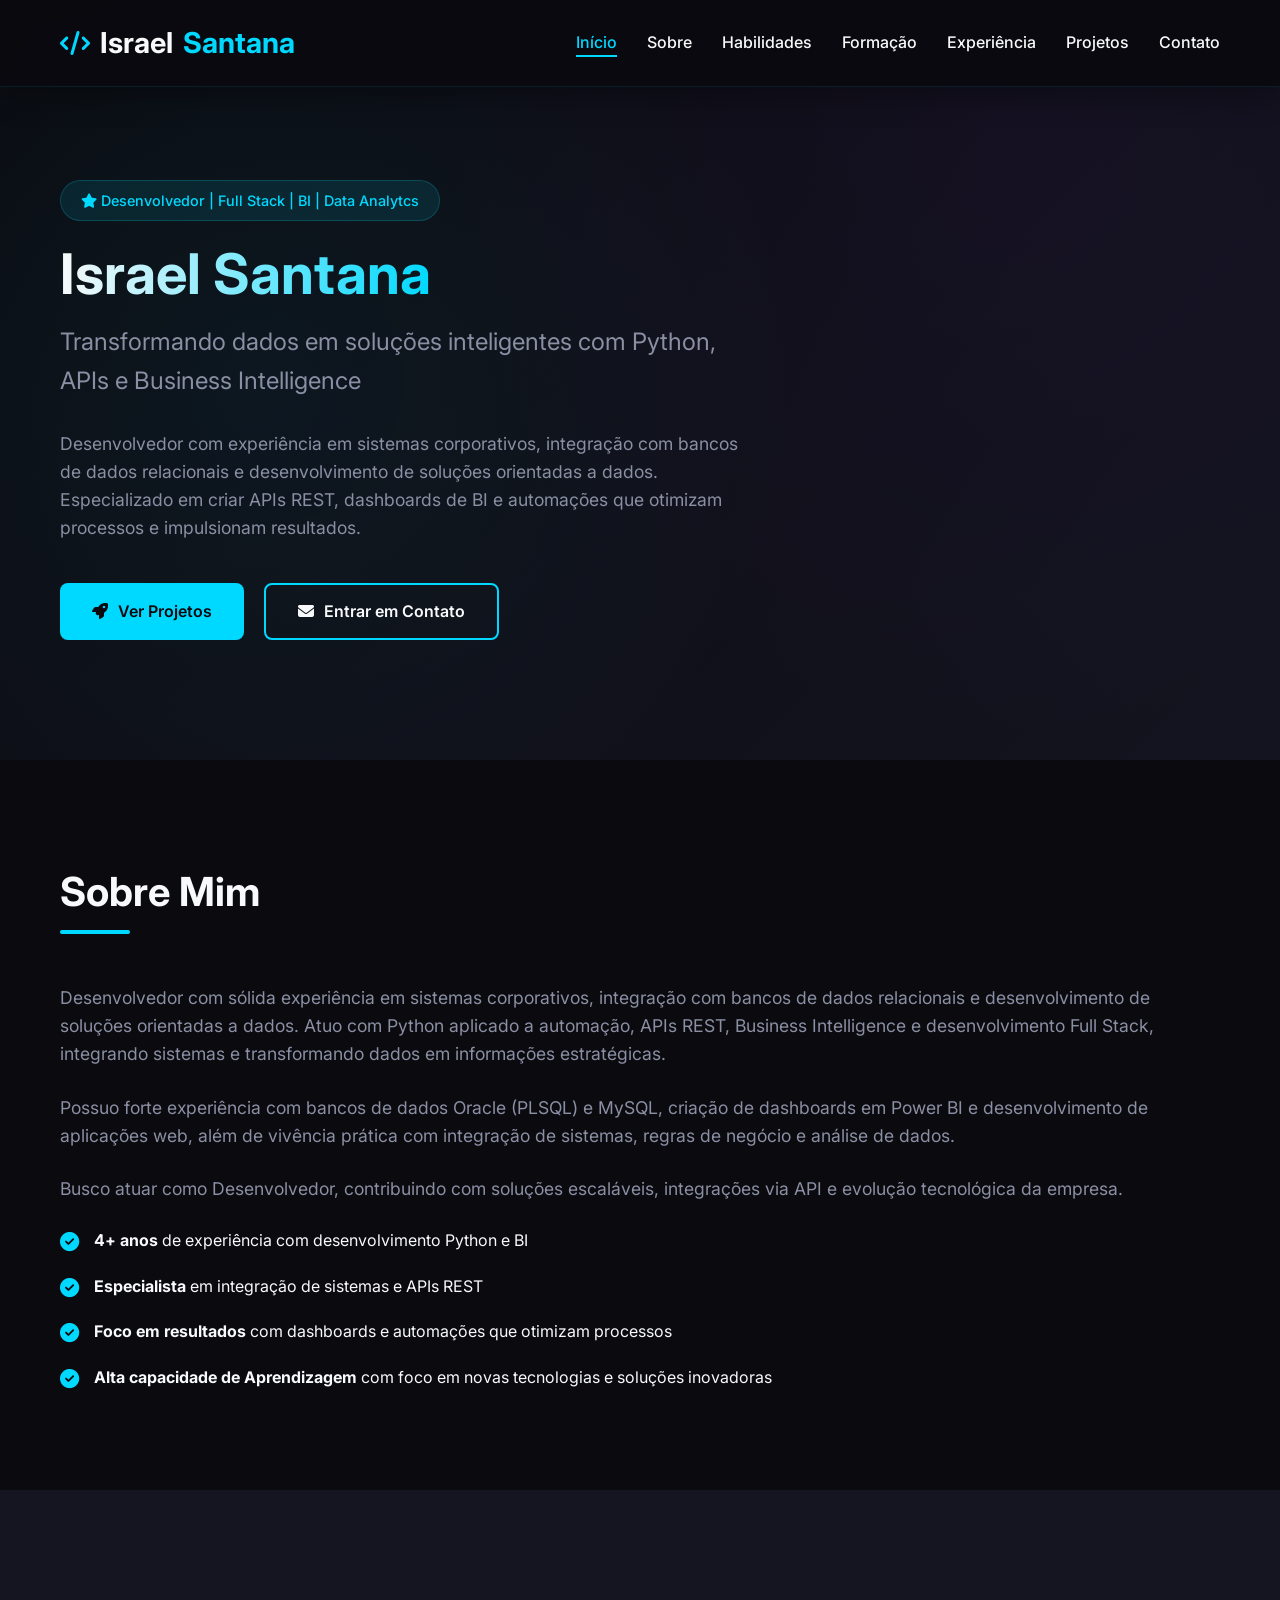
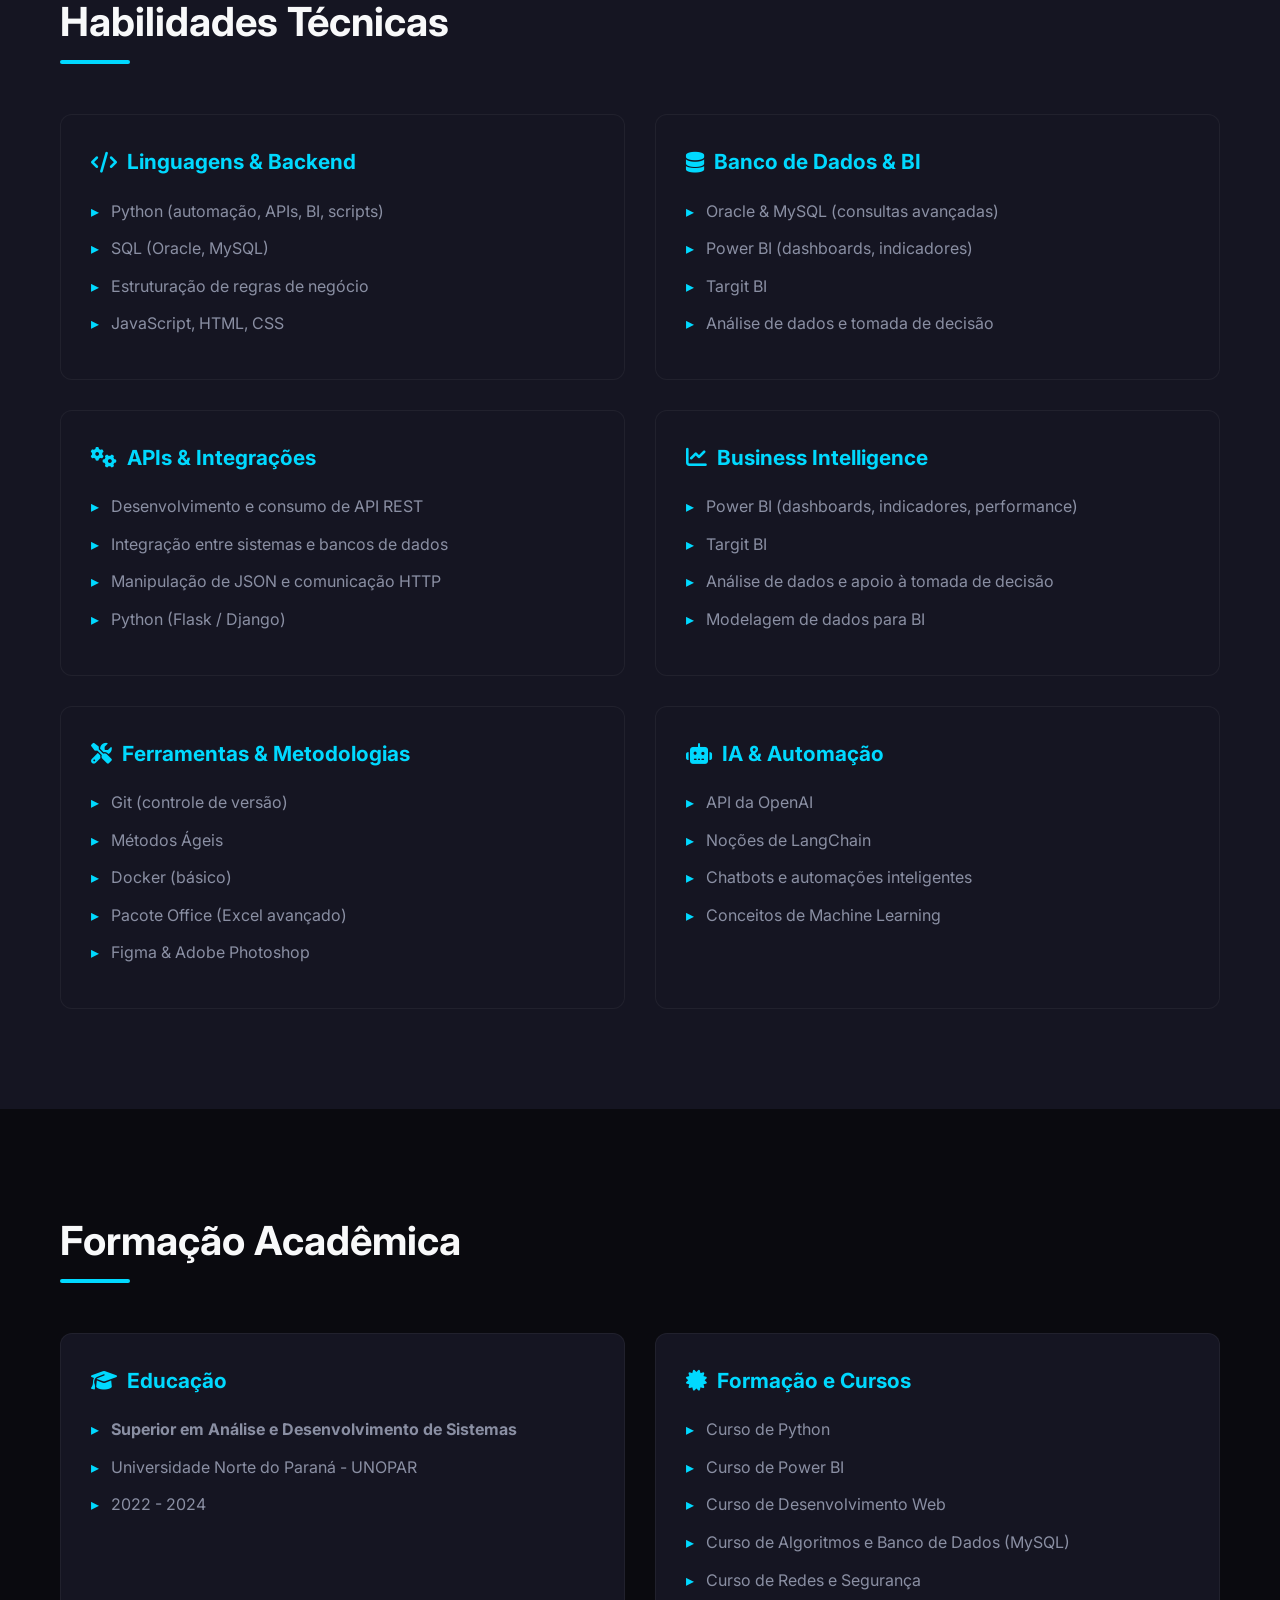
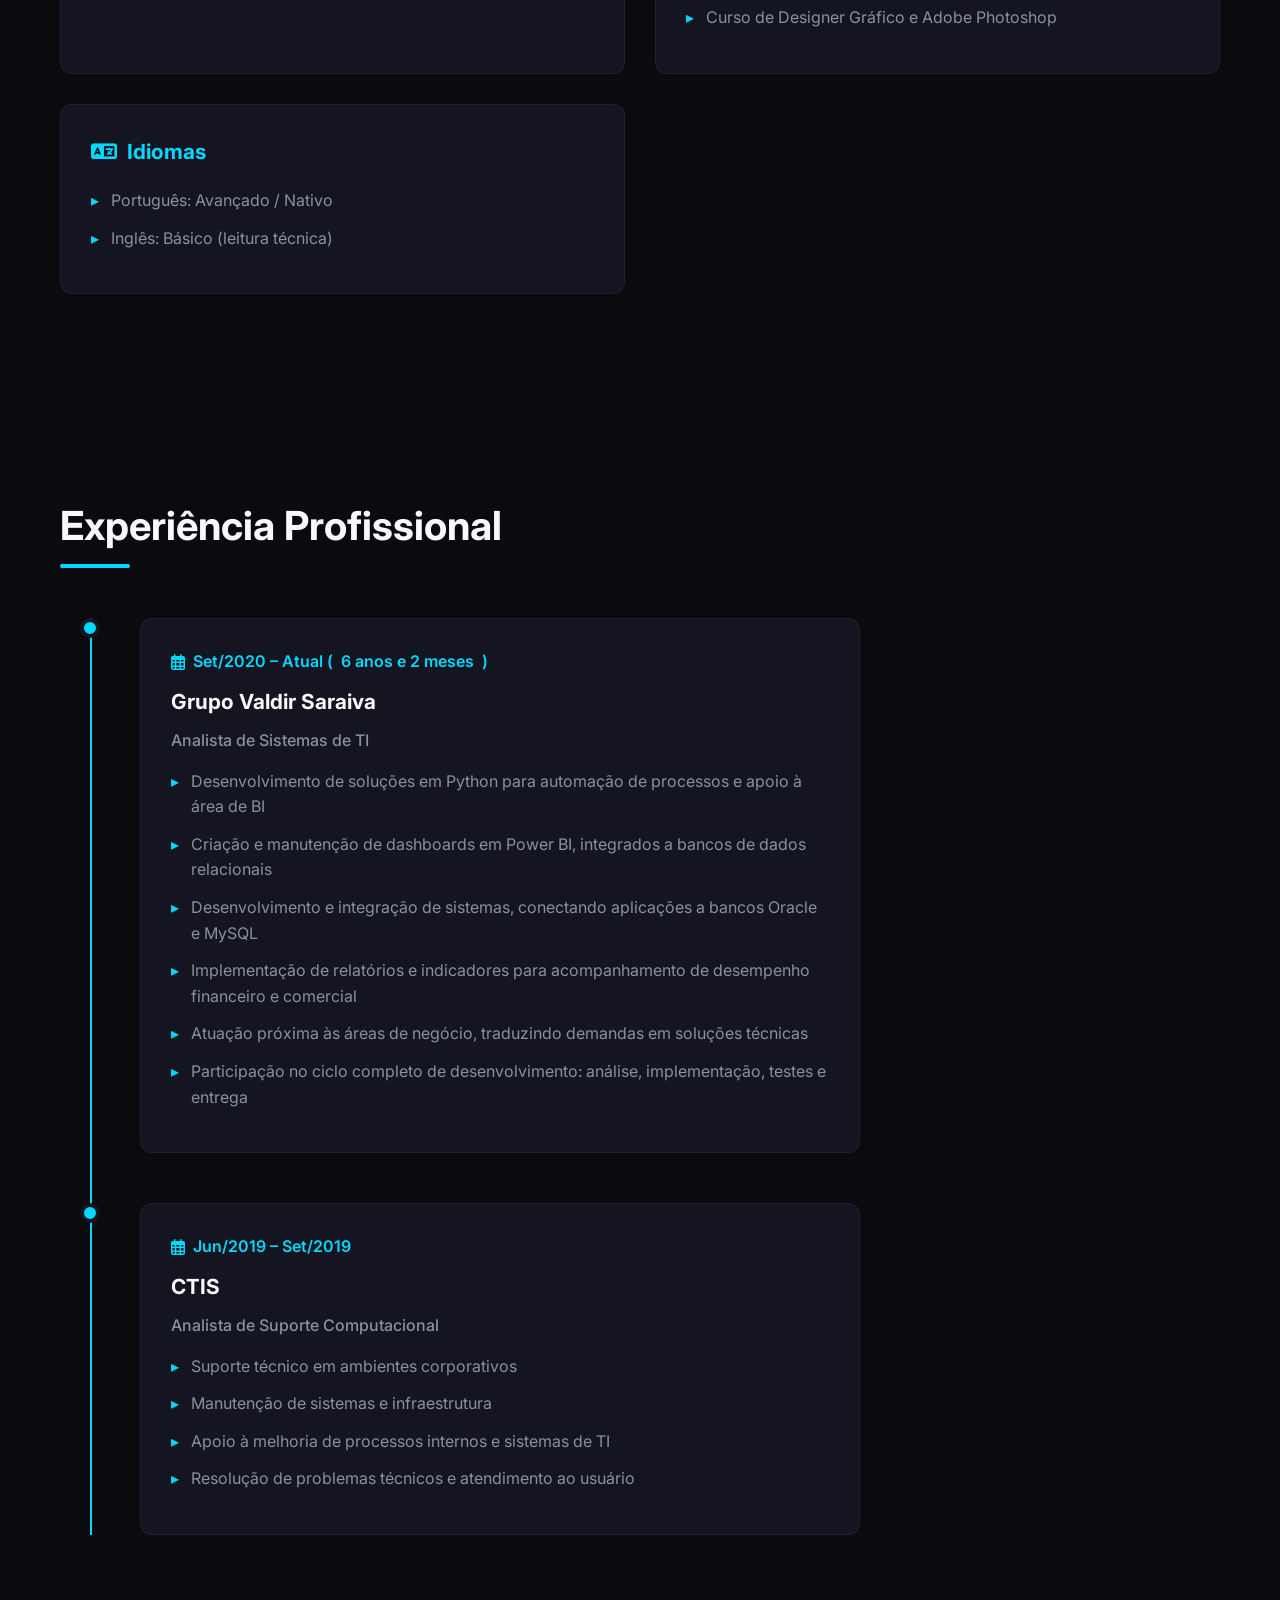
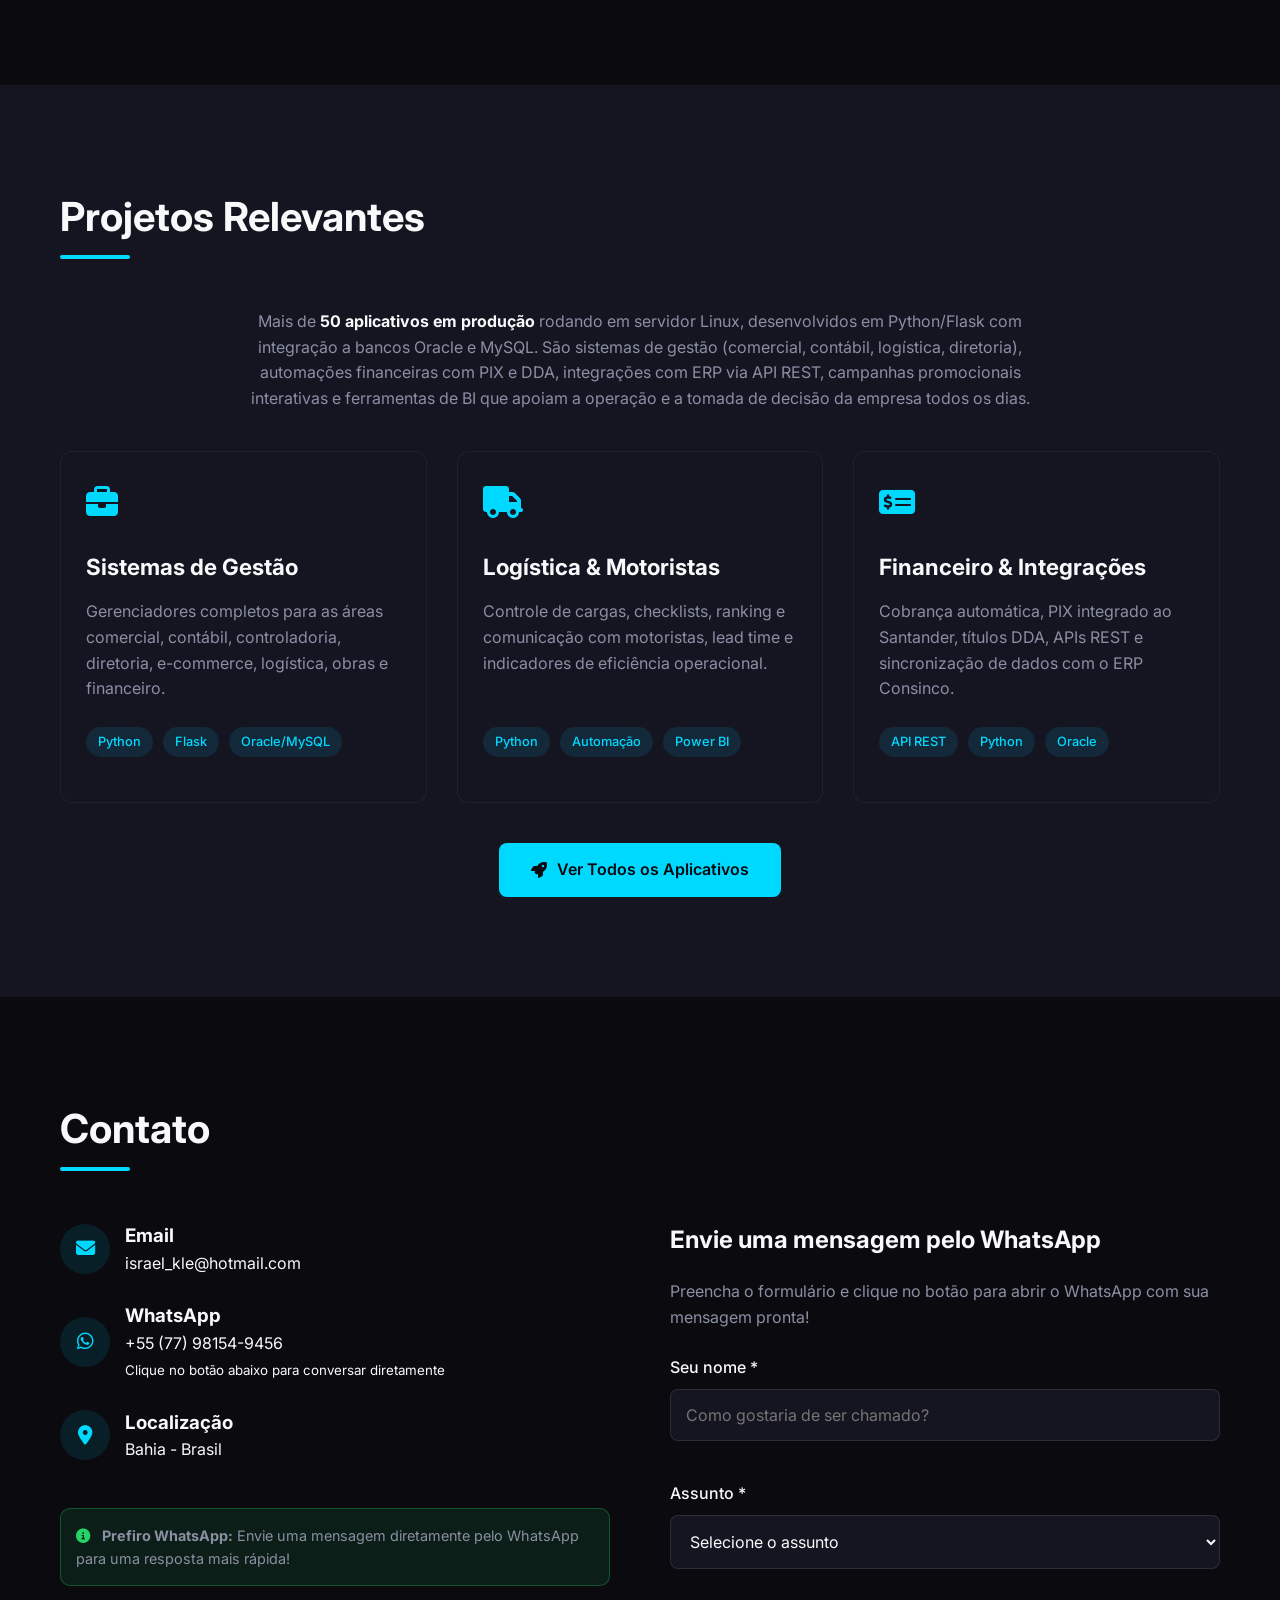
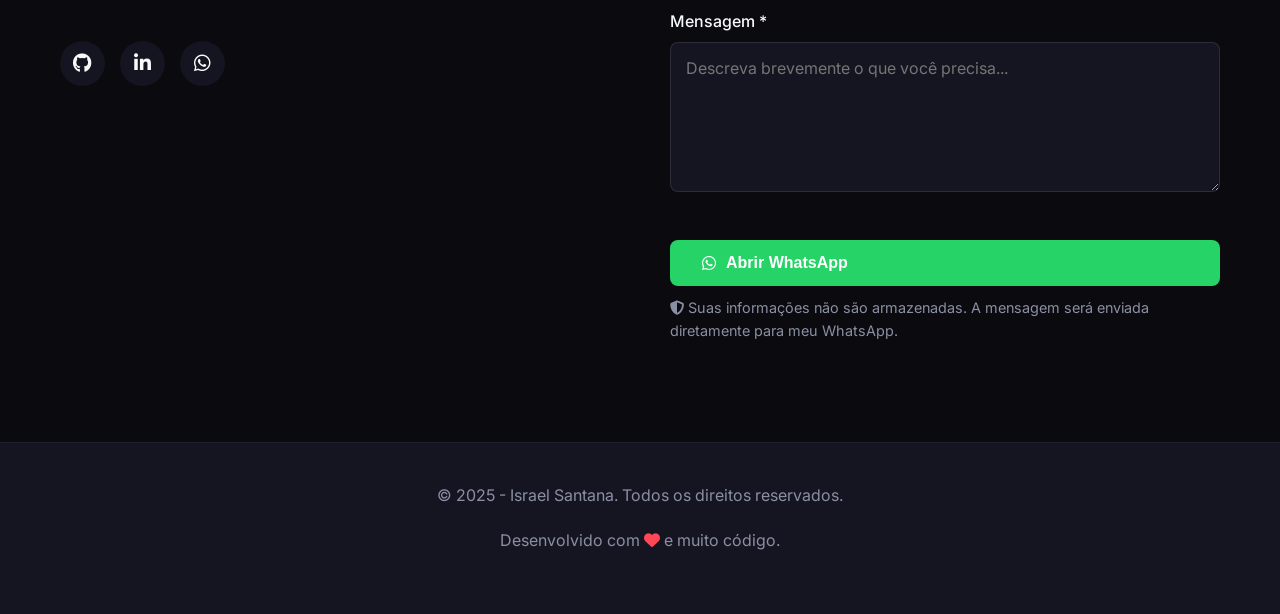
<file: index.html>
<!DOCTYPE html>
<html lang="pt-BR">

<head>
    <meta charset="UTF-8">
    <meta name="viewport" content="width=device-width, initial-scale=1.0">
    <title>Israel Santana | Desenvolvedor Python & Analista de BI</title>
    <link rel="stylesheet" href="https://cdnjs.cloudflare.com/ajax/libs/font-awesome/6.4.0/css/all.min.css">
    <link
        href="https://fonts.googleapis.com/css2?family=Inter:wght@300;400;500;600;700&family=Fira+Code:wght@400;500&display=swap"
        rel="stylesheet">
    <link rel="stylesheet" href="style.css">
</head>

<body>
    <!-- Header & Navigation -->
    <header>
        <div class="container nav-container">
            <a href="#" class="logo">
                <i class="fas fa-code logo-icon"></i>
                Israel<span>Santana</span>
            </a>

            <div class="mobile-toggle" id="mobileToggle">
                <i class="fas fa-bars"></i>
            </div>

            <nav>
                <ul id="navMenu">
                    <li><a href="#home">Início</a></li>
                    <li><a href="#about">Sobre</a></li>
                    <li><a href="#skills">Habilidades</a></li>
                    <li><a href="#education">Formação</a></li>
                    <li><a href="#experience">Experiência</a></li>
                    <li><a href="#projects">Projetos</a></li>
                    <li><a href="#contact">Contato</a></li>
                </ul>
            </nav>
        </div>
    </header>

    <!-- Hero Section -->
    <section class="hero" id="home">
        <div class="container hero-content">
            <div class="hero-badge">
                <i class="fas fa-star"></i> Desenvolvedor | Full Stack | BI | Data Analytcs
            </div>
            <h1>Israel Santana</h1>
            <p class="hero-subtitle">Transformando dados em soluções inteligentes com Python, APIs e Business
                Intelligence</p>
            <p class="hero-description">
                Desenvolvedor com experiência em sistemas corporativos, integração com bancos de dados
                relacionais e desenvolvimento de soluções orientadas a dados. Especializado em criar APIs REST,
                dashboards de BI e automações que otimizam processos e impulsionam resultados.
            </p>
            <div class="cta-buttons">
                <a href="#projects" class="btn btn-primary">
                    <i class="fas fa-rocket"></i> Ver Projetos
                </a>
                <a href="#contact" class="btn btn-secondary">
                    <i class="fas fa-envelope"></i> Entrar em Contato
                </a>
            </div>
        </div>
    </section>

    <!-- About Section -->
    <section id="about" class="fade-in">
        <div class="container">
            <h2 class="section-title">Sobre Mim</h2>
            <div class="about-content">
                <div class="about-text">
                    <p>
                        Desenvolvedor com sólida experiência em sistemas corporativos, integração com bancos de
                        dados relacionais e desenvolvimento de soluções orientadas a dados. Atuo com Python aplicado a
                        automação, APIs REST, Business Intelligence e desenvolvimento Full Stack, integrando sistemas e
                        transformando dados em informações estratégicas.
                    </p>
                    <p>
                        Possuo forte experiência com bancos de dados Oracle (PLSQL) e MySQL, criação de dashboards em
                        Power BI e desenvolvimento de aplicações web, além de vivência prática com integração de
                        sistemas, regras de negócio e análise de dados.
                    </p>
                    <p>
                        Busco atuar como Desenvolvedor, contribuindo com soluções escaláveis, integrações via API
                        e evolução tecnológica da empresa.
                    </p>

                    <div class="about-highlights">
                        <div class="highlight-item">
                            <i class="fas fa-check-circle highlight-icon"></i>
                            <div>
                                <strong>4+ anos</strong> de experiência com desenvolvimento Python e BI
                            </div>
                        </div>
                        <div class="highlight-item">
                            <i class="fas fa-check-circle highlight-icon"></i>
                            <div>
                                <strong>Especialista</strong> em integração de sistemas e APIs REST
                            </div>
                        </div>
                        <div class="highlight-item">
                            <i class="fas fa-check-circle highlight-icon"></i>
                            <div>
                                <strong>Foco em resultados</strong> com dashboards e automações que otimizam processos
                            </div>
                        </div>
                        <div class="highlight-item">
                            <i class="fas fa-check-circle highlight-icon"></i>
                            <div>
                                <strong>Alta capacidade de Aprendizagem</strong> com foco em novas tecnologias e soluções inovadoras
                            </div>
                        </div>
                    </div>
                </div>
            </div>
        </div>
    </section>

    <!-- Skills Section -->
    <section id="skills" class="fade-in" style="background-color: var(--dark-light);">
        <div class="container">
            <h2 class="section-title">Habilidades Técnicas</h2>

            <div class="skills-grid">
                <div class="skill-category">
                    <h3><i class="fas fa-code"></i> Linguagens & Backend</h3>
                    <ul class="skill-list">
                        <li>Python (automação, APIs, BI, scripts)</li>
                        <li>SQL (Oracle, MySQL)</li>
                        <li>Estruturação de regras de negócio</li>
                        <li>JavaScript, HTML, CSS</li>
                    </ul>
                </div>

                <div class="skill-category">
                    <h3><i class="fas fa-database"></i> Banco de Dados & BI</h3>
                    <ul class="skill-list">
                        <li>Oracle & MySQL (consultas avançadas)</li>
                        <li>Power BI (dashboards, indicadores)</li>
                        <li>Targit BI</li>
                        <li>Análise de dados e tomada de decisão</li>
                    </ul>
                </div>

                <div class="skill-category">
                    <h3><i class="fas fa-cogs"></i> APIs & Integrações</h3>
                    <ul class="skill-list">
                        <li>Desenvolvimento e consumo de API REST</li>
                        <li>Integração entre sistemas e bancos de dados</li>
                        <li>Manipulação de JSON e comunicação HTTP</li>
                        <li>Python (Flask / Django)</li>
                    </ul>
                </div>

                <div class="skill-category">
                    <h3><i class="fas fa-chart-line"></i> Business Intelligence</h3>
                    <ul class="skill-list">
                        <li>Power BI (dashboards, indicadores, performance)</li>
                        <li>Targit BI</li>
                        <li>Análise de dados e apoio à tomada de decisão</li>
                        <li>Modelagem de dados para BI</li>
                    </ul>
                </div>

                <div class="skill-category">
                    <h3><i class="fas fa-tools"></i> Ferramentas & Metodologias</h3>
                    <ul class="skill-list">
                        <li>Git (controle de versão)</li>
                        <li>Métodos Ágeis</li>
                        <li>Docker (básico)</li>
                        <li>Pacote Office (Excel avançado)</li>
                        <li>Figma & Adobe Photoshop</li>
                    </ul>
                </div>

                <div class="skill-category">
                    <h3><i class="fas fa-robot"></i> IA & Automação</h3>
                    <ul class="skill-list">
                        <li>API da OpenAI</li>
                        <li>Noções de LangChain</li>
                        <li>Chatbots e automações inteligentes</li>
                        <li>Conceitos de Machine Learning</li>
                    </ul>
                </div>
            </div>
        </div>
    </section>

    <!-- Education Section -->
    <section id="education" class="fade-in">
        <div class="container">
            <h2 class="section-title">Formação Acadêmica</h2>

            <div class="skills-grid">
                <div class="skill-category">
                    <h3><i class="fas fa-graduation-cap"></i> Educação</h3>
                    <ul class="skill-list">
                        <li><strong>Superior em Análise e Desenvolvimento de Sistemas</strong></li>
                        <li>Universidade Norte do Paraná - UNOPAR</li>
                        <li>2022 - 2024</li>
                    </ul>
                </div>

                <div class="skill-category">
                    <h3><i class="fas fa-certificate"></i> Formação e Cursos</h3>
                    <ul class="skill-list">
                        <li>Curso de Python</li>
                        <li>Curso de Power BI</li>
                        <li>Curso de Desenvolvimento Web</li>
                        <li>Curso de Algoritmos e Banco de Dados (MySQL)</li>
                        <li>Curso de Redes e Segurança</li>
                        <li>Curso de Designer Gráfico e Adobe Photoshop</li>
                    </ul>
                </div>

                <div class="skill-category">
                    <h3><i class="fas fa-language"></i> Idiomas</h3>
                    <ul class="skill-list">
                        <li>Português: Avançado / Nativo</li>
                        <li>Inglês: Básico (leitura técnica)</li>
                    </ul>
                </div>
            </div>
        </div>
    </section>

    <!-- Experience Section -->
    <section id="experience" class="fade-in">
        <div class="container">
            <h2 class="section-title">Experiência Profissional</h2>

            <div class="experience-timeline">
                <div class="timeline-item">
                    <div class="timeline-icon"></div>
                    <div class="timeline-content">
                        <div class="timeline-date">
                            <i class="far fa-calendar-alt"></i>
                            Set/2020 – Atual (<span id="tempo-experiencia"></span>)
                        </div>
                        <h3 class="timeline-company">Grupo Valdir Saraiva</h3>
                        <p class="timeline-position">Analista de Sistemas de TI</p>
                        <ul class="skill-list">
                            <li>Desenvolvimento de soluções em Python para automação de processos e apoio à área de BI
                            </li>
                            <li>Criação e manutenção de dashboards em Power BI, integrados a bancos de dados relacionais
                            </li>
                            <li>Desenvolvimento e integração de sistemas, conectando aplicações a bancos Oracle e MySQL
                            </li>
                            <li>Implementação de relatórios e indicadores para acompanhamento de desempenho financeiro e
                                comercial</li>
                            <li>Atuação próxima às áreas de negócio, traduzindo demandas em soluções técnicas</li>
                            <li>Participação no ciclo completo de desenvolvimento: análise, implementação, testes e
                                entrega</li>
                        </ul>
                    </div>
                </div>

                <div class="timeline-item">
                    <div class="timeline-icon"></div>
                    <div class="timeline-content">
                        <div class="timeline-date">
                            <i class="far fa-calendar-alt"></i> Jun/2019 – Set/2019
                        </div>
                        <h3 class="timeline-company">CTIS</h3>
                        <p class="timeline-position">Analista de Suporte Computacional</p>
                        <ul class="skill-list">
                            <li>Suporte técnico em ambientes corporativos</li>
                            <li>Manutenção de sistemas e infraestrutura</li>
                            <li>Apoio à melhoria de processos internos e sistemas de TI</li>
                            <li>Resolução de problemas técnicos e atendimento ao usuário</li>
                        </ul>
                    </div>
                </div>
            </div>
        </div>
    </section>

    <!-- Projects Section -->
    <section id="projects" class="fade-in" style="background-color: var(--dark-light);">
        <div class="container">
            <h2 class="section-title">Projetos Relevantes</h2>

            <p style="text-align: center; color: var(--gray); max-width: 800px; margin: 0 auto 40px;">
                Mais de <strong style="color: var(--light);">50 aplicativos em produção</strong> rodando em servidor
                Linux, desenvolvidos em Python/Flask com integração a bancos Oracle e MySQL. São sistemas de gestão
                (comercial, contábil, logística, diretoria), automações financeiras com PIX e DDA, integrações com
                ERP via API REST, campanhas promocionais interativas e ferramentas de BI que apoiam a operação e a
                tomada de decisão da empresa todos os dias.
            </p>

            <div class="projects-grid">
                <div class="project-card">
                    <div class="project-header">
                        <div class="project-icon"><i class="fas fa-briefcase"></i></div>
                        <h3>Sistemas de Gestão</h3>
                        <p>Gerenciadores completos para as áreas comercial, contábil, controladoria, diretoria,
                            e-commerce, logística, obras e financeiro.</p>
                    </div>
                    <div class="project-footer">
                        <div class="project-tech">
                            <span class="tech-tag">Python</span>
                            <span class="tech-tag">Flask</span>
                            <span class="tech-tag">Oracle/MySQL</span>
                        </div>
                    </div>
                </div>

                <div class="project-card">
                    <div class="project-header">
                        <div class="project-icon"><i class="fas fa-truck"></i></div>
                        <h3>Logística & Motoristas</h3>
                        <p>Controle de cargas, checklists, ranking e comunicação com motoristas, lead time e
                            indicadores de eficiência operacional.</p>
                    </div>
                    <div class="project-footer">
                        <div class="project-tech">
                            <span class="tech-tag">Python</span>
                            <span class="tech-tag">Automação</span>
                            <span class="tech-tag">Power BI</span>
                        </div>
                    </div>
                </div>

                <div class="project-card">
                    <div class="project-header">
                        <div class="project-icon"><i class="fas fa-money-check-alt"></i></div>
                        <h3>Financeiro & Integrações</h3>
                        <p>Cobrança automática, PIX integrado ao Santander, títulos DDA, APIs REST e sincronização
                            de dados com o ERP Consinco.</p>
                    </div>
                    <div class="project-footer">
                        <div class="project-tech">
                            <span class="tech-tag">API REST</span>
                            <span class="tech-tag">Python</span>
                            <span class="tech-tag">Oracle</span>
                        </div>
                    </div>
                </div>
            </div>

            <div class="cta-buttons" style="justify-content: center; margin-top: 40px;">
                <a href="projetos.html" class="btn btn-primary">
                    <i class="fas fa-rocket"></i> Ver Todos os Aplicativos
                </a>
            </div>
        </div>
    </section>

    <!-- Contact Section -->
    <section id="contact" class="fade-in">
        <div class="container">
            <h2 class="section-title">Contato</h2>

            <div class="contact-container">
                <div class="contact-info">
                    <div class="contact-item">
                        <div class="contact-icon">
                            <i class="fas fa-envelope"></i>
                        </div>
                        <div>
                            <h3>Email</h3>
                            <p>israel_kle@hotmail.com</p>
                        </div>
                    </div>

                    <div class="contact-item">
                        <div class="contact-icon whatsapp-icon">
                            <i class="fab fa-whatsapp"></i>
                        </div>
                        <div>
                            <h3>WhatsApp</h3>
                            <p>+55 (77) 98154-9456</p>
                            <small>Clique no botão abaixo para conversar diretamente</small>
                        </div>
                    </div>

                    <div class="contact-item">
                        <div class="contact-icon">
                            <i class="fas fa-map-marker-alt"></i>
                        </div>
                        <div>
                            <h3>Localização</h3>
                            <p>Bahia - Brasil</p>
                        </div>
                    </div>

                    <div class="whatsapp-notice">
                        <i class="fas fa-info-circle"></i>
                        <strong>Prefiro WhatsApp:</strong> Envie uma mensagem diretamente pelo WhatsApp para uma
                        resposta mais rápida!
                    </div>

                    <div class="social-links">
                        <a href="https://github.com/Israelsgdev" class="social-link" target="_blank">
                            <i class="fab fa-github"></i>
                        </a>
                        <a href="https://www.linkedin.com/in/israel-sang/" class="social-link" target="_blank">
                            <i class="fab fa-linkedin-in"></i>
                        </a>
                        <a href="https://wa.me/5577981549456?text=Olá%20Israel%2C%20vim%20pelo%20seu%20portfólio%20e%20gostaria%20de%20conversar%20sobre%20oportunidades."
                            class="social-link social-link-whatsapp" target="_blank">
                            <i class="fab fa-whatsapp"></i>
                        </a>
                    </div>
                </div>

                <div class="contact-form">
                    <h3 style="margin-bottom: 20px; font-size: 1.5rem;">Envie uma mensagem pelo WhatsApp</h3>
                    <p style="color: var(--gray); margin-bottom: 25px;">Preencha o formulário e clique no botão para
                        abrir o WhatsApp com sua mensagem pronta!</p>

                    <form id="whatsappForm" style="display: flex; flex-direction: column; gap: 20px;">
                        <div class="form-group">
                            <label for="name">Seu nome *</label>
                            <input type="text" id="name" class="form-control"
                                placeholder="Como gostaria de ser chamado?" required>
                        </div>

                        <div class="form-group">
                            <label for="subject">Assunto *</label>
                            <select id="subject" class="form-control" required>
                                <option value="" disabled selected>Selecione o assunto</option>
                                <option value="Proposta de trabalho">Proposta de trabalho</option>
                                <option value="Orçamento de projeto">Orçamento de projeto</option>
                                <option value="Dúvida técnica">Dúvida técnica</option>
                                <option value="Parceria">Parceria</option>
                                <option value="Outro">Outro</option>
                            </select>
                        </div>

                        <div class="form-group">
                            <label for="message">Mensagem *</label>
                            <textarea id="message" class="form-control"
                                placeholder="Descreva brevemente o que você precisa..." required></textarea>
                        </div>

                        <button type="submit" class="btn btn-whatsapp">
                            <i class="fab fa-whatsapp"></i> Abrir WhatsApp
                        </button>
                    </form>

                    <div style="margin-top: 10px; color: var(--gray); font-size: 0.9rem;">
                        <i class="fas fa-shield-alt"></i> Suas informações não são armazenadas. A mensagem será enviada
                        diretamente para meu WhatsApp.
                    </div>
                </div>
            </div>
        </div>
    </section>  


    <!-- Footer -->
    <footer>
        <div class="container">
            <p>© 2025 - Israel Santana. Todos os direitos reservados.</p>
            <p>Desenvolvido com <i class="fas fa-heart" style="color: #ff4757;"></i> e muito código.</p>
        </div>
    </footer>

    <script>
        // WhatsApp Form Submission
        const whatsappForm = document.getElementById('whatsappForm');

        // Substitua pelo seu número de WhatsApp (formato: 5511999999999)
        const whatsappNumber = "5577981549456";

        whatsappForm.addEventListener('submit', (e) => {
            e.preventDefault();

            const name = document.getElementById('name').value;
            const subject = document.getElementById('subject').value;
            const message = document.getElementById('message').value;

            // Formatar a mensagem para URL
            const fullMessage = `Olá Israel! Meu nome é ${name}. \n\nAssunto: ${subject} \n\nMensagem: ${message} \n\n*Esta mensagem foi enviada através do seu portfólio*`;
            const encodedMessage = encodeURIComponent(fullMessage);

            // Criar URL do WhatsApp
            const whatsappURL = `https://wa.me/${whatsappNumber}?text=${encodedMessage}`;

            // Abrir WhatsApp em nova aba
            window.open(whatsappURL, '_blank');

            // Resetar formulário após 1 segundo
            setTimeout(() => {
                whatsappForm.reset();
                alert('O WhatsApp foi aberto com sua mensagem! Caso não tenha o WhatsApp instalado, a página web será aberta.');
            }, 500);
        });

    </script>
    <script>
(function () {
    // Data inicial: Junho de 2020 (mês começa em 0)
    const inicio = new Date(2020, 5, 1);
    const hoje = new Date();

    let anos = hoje.getFullYear() - inicio.getFullYear();
    let meses = hoje.getMonth() - inicio.getMonth();

    // Ajuste se o mês atual for menor que o mês inicial
    if (meses < 0) {
        anos--;
        meses += 12;
    }

    // Texto final
    let texto = '';

    if (anos > 0) {
        texto += `${anos} ano${anos > 1 ? 's' : ''}`;
    }

    if (meses > 0) {
        texto += `${anos > 0 ? ' e ' : ''}${meses} mes${meses > 1 ? 'es' : ''}`;
    }

    document.getElementById('tempo-experiencia').textContent = texto;
})();
</script>

    <script src="script.js"></script>
</body>

</html>
</file>
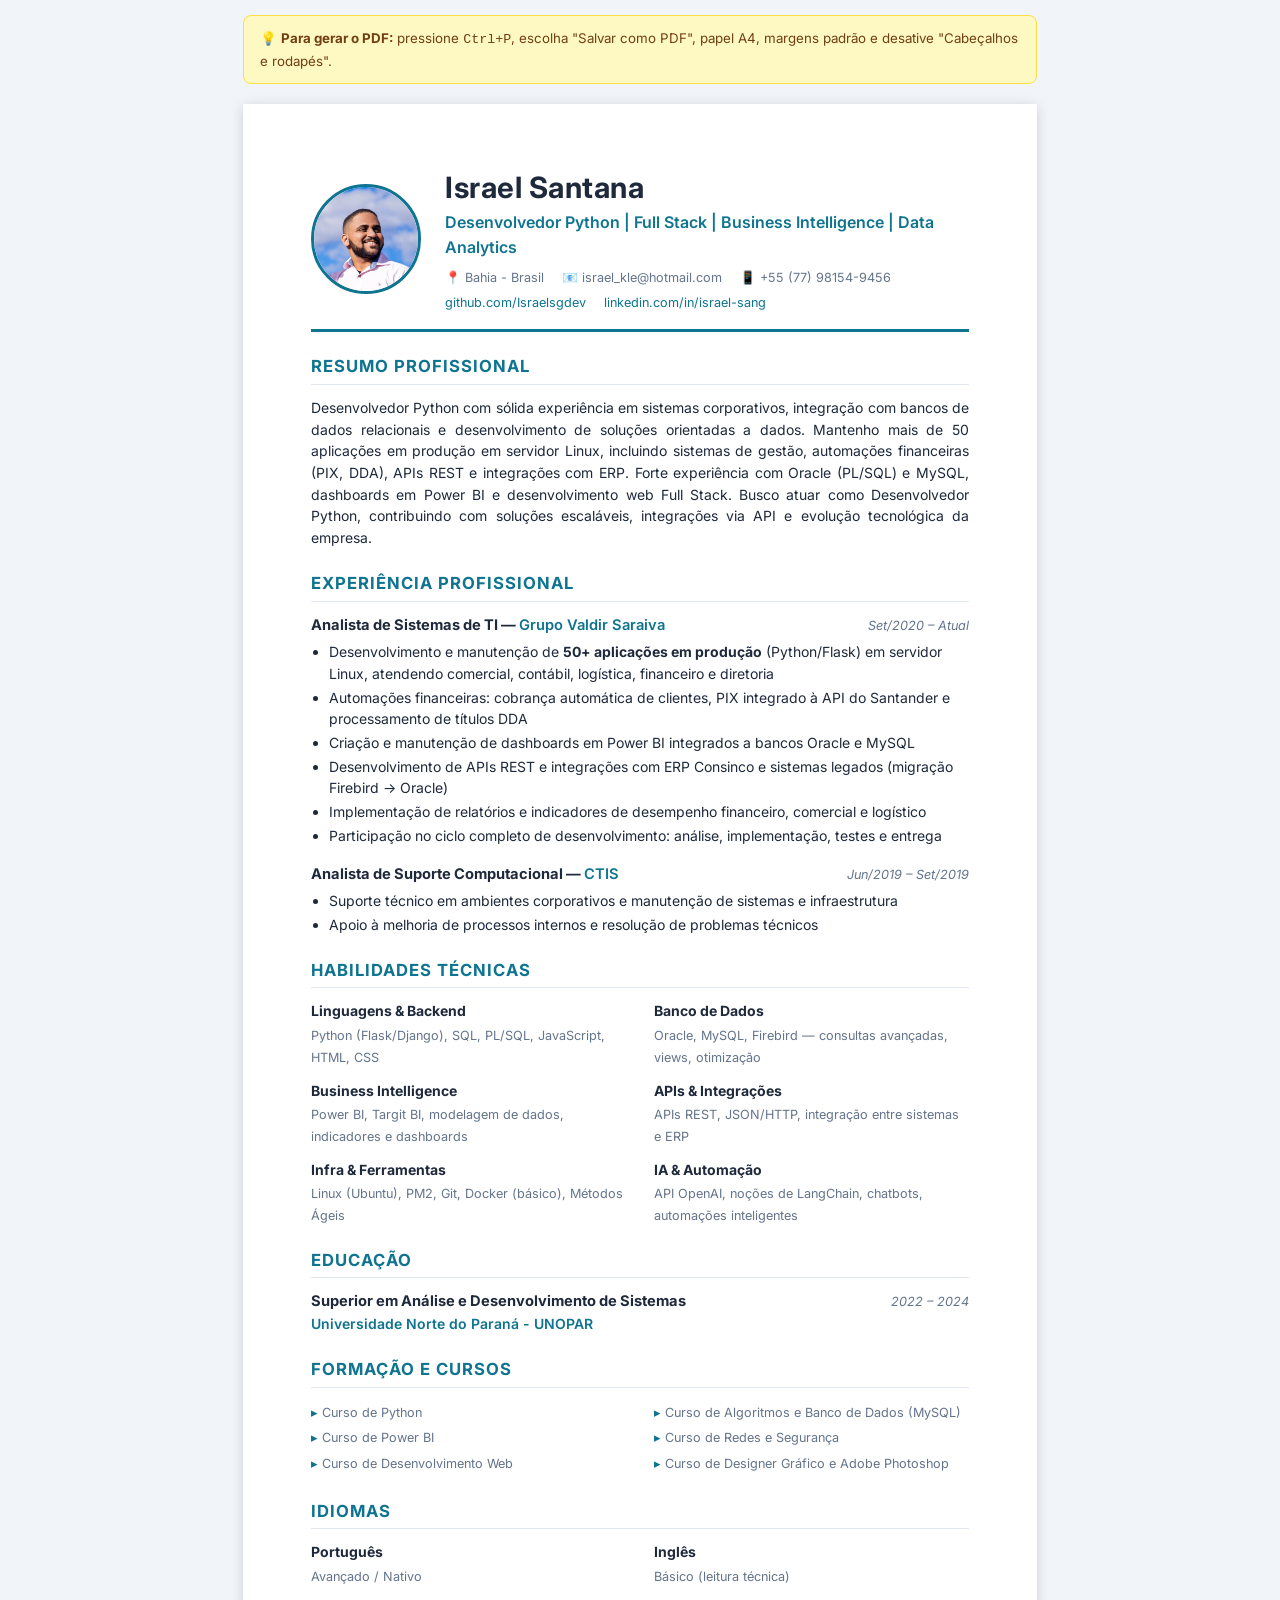
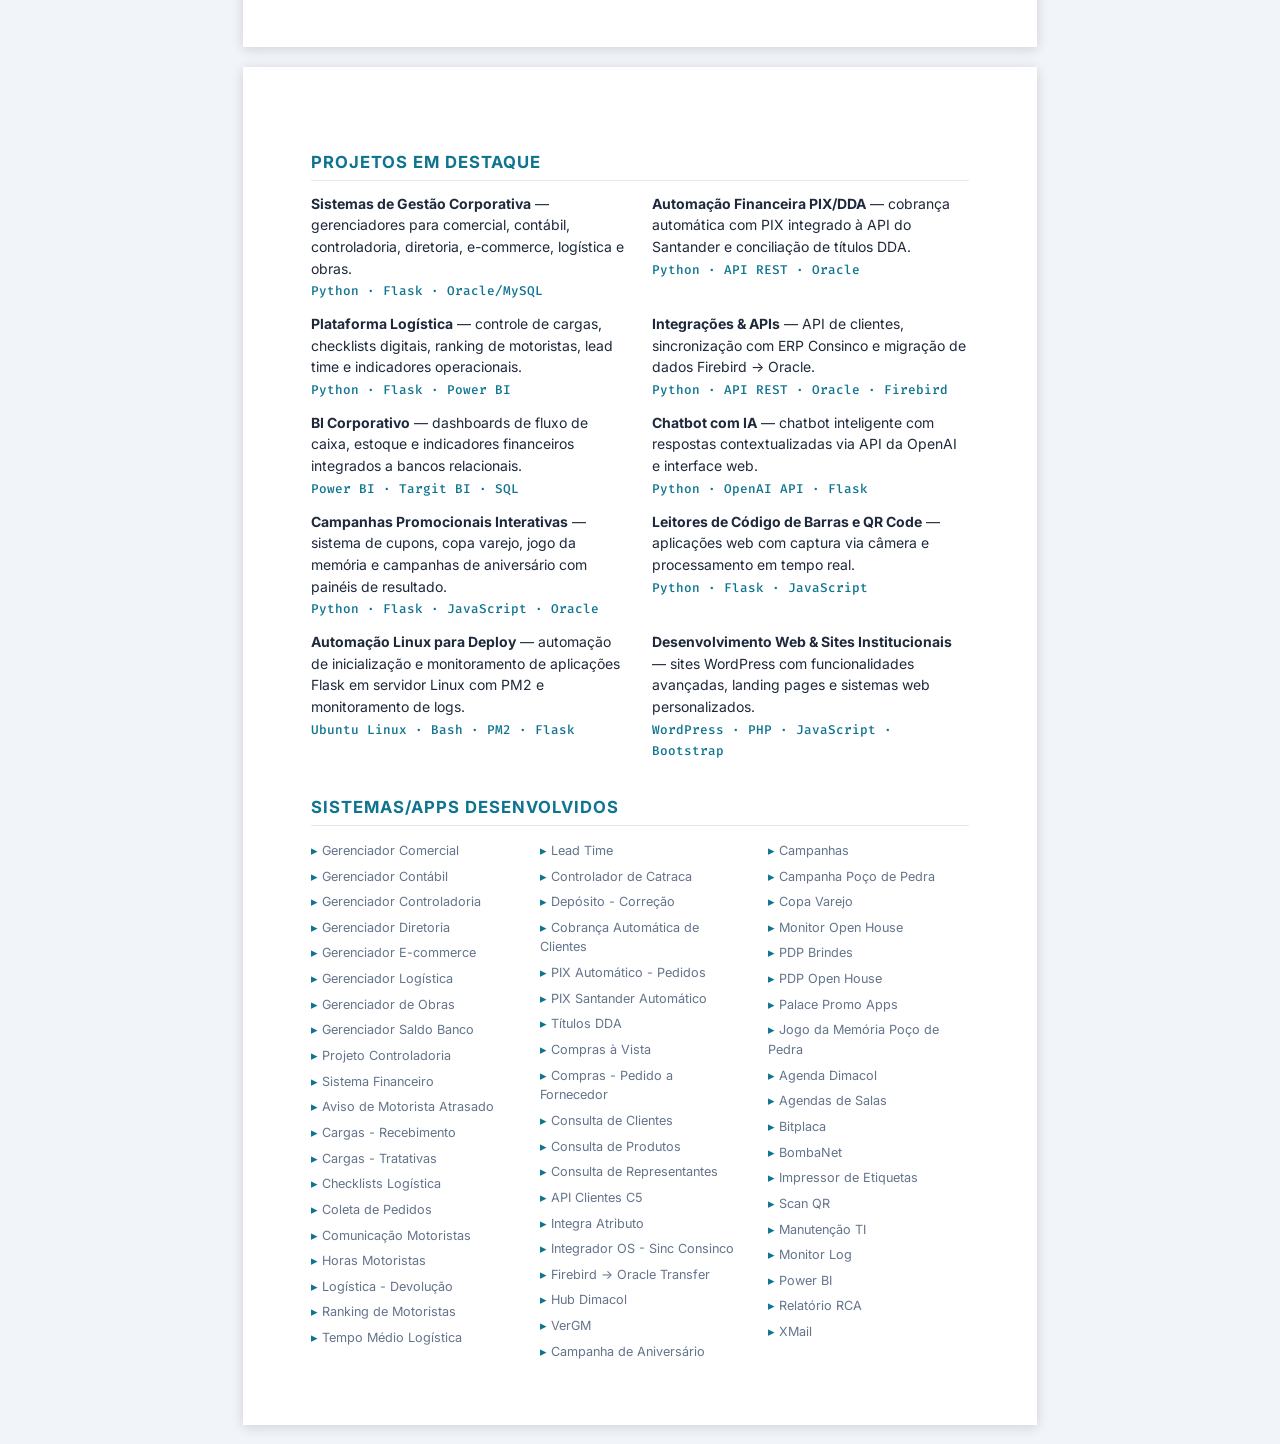
<file: curriculo.html>
<!DOCTYPE html>
<html lang="pt-BR">

<head>
    <meta charset="UTF-8">
    <meta name="viewport" content="width=device-width, initial-scale=1.0">
    <title>Currículo - Israel Santana</title>
    <link
        href="https://fonts.googleapis.com/css2?family=Inter:wght@300;400;500;600;700&family=Fira+Code:wght@400;500&display=swap"
        rel="stylesheet">
    <style>
        :root {
            --primary: #0e7490;
            --dark: #1e293b;
            --gray: #64748b;
            --light-gray: #e2e8f0;
        }

        * {
            margin: 0;
            padding: 0;
            box-sizing: border-box;
        }

        body {
            font-family: 'Inter', 'Segoe UI', Arial, sans-serif;
            color: var(--dark);
            font-size: 10.5pt;
            line-height: 1.55;
            background: #f1f5f9;
        }

        .page {
            max-width: 210mm;
            min-height: 297mm;
            margin: 20px auto;
            background: #fff;
            padding: 16mm 18mm;
            box-shadow: 0 2px 12px rgba(0, 0, 0, 0.15);
        }

        /* Cabeçalho */
        header {
            display: flex;
            align-items: center;
            gap: 24px;
            border-bottom: 3px solid var(--primary);
            padding-bottom: 16px;
            margin-bottom: 20px;
        }

        .photo {
            flex-shrink: 0;
            width: 110px;
            height: 110px;
            border-radius: 50%;
            border: 3px solid var(--primary);
            background: #f8fafc;
            display: flex;
            align-items: center;
            justify-content: center;
            overflow: hidden;
            color: var(--gray);
            font-size: 9.5pt;
            text-align: center;
        }

        .photo img {
            width: 100%;
            height: 100%;
            object-fit: cover;
        }

        .header-info {
            flex: 1;
        }

        h1 {
            font-size: 22pt;
            font-weight: 700;
            color: var(--dark);
            letter-spacing: 0.5px;
        }

        .headline {
            font-size: 12pt;
            color: var(--primary);
            font-weight: 600;
            margin-bottom: 8px;
        }

        .contact-line {
            display: flex;
            flex-wrap: wrap;
            gap: 6px 18px;
            font-size: 9.5pt;
            color: var(--gray);
        }

        .contact-line a {
            color: var(--primary);
            text-decoration: none;
        }

        /* Seções */
        h2 {
            font-size: 12.5pt;
            font-weight: 700;
            color: var(--primary);
            text-transform: uppercase;
            letter-spacing: 1px;
            border-bottom: 1px solid var(--light-gray);
            padding-bottom: 4px;
            margin: 22px 0 12px;
        }

        .resumo p {
            text-align: justify;
        }

        /* Experiência */
        .job {
            margin-bottom: 16px;
        }

        .job-header {
            display: flex;
            justify-content: space-between;
            align-items: baseline;
            flex-wrap: wrap;
        }

        .job-title {
            font-weight: 700;
            font-size: 11pt;
        }

        .job-company {
            color: var(--primary);
            font-weight: 600;
        }

        .job-date {
            color: var(--gray);
            font-size: 9.5pt;
            font-style: italic;
        }

        .job ul {
            margin: 5px 0 0 18px;
        }

        .job li {
            margin-bottom: 2px;
        }

        /* Habilidades */
        .skills-grid {
            display: grid;
            grid-template-columns: 1fr 1fr;
            gap: 12px 28px;
        }

        .skill-group strong {
            color: var(--dark);
            display: block;
            margin-bottom: 2px;
        }

        .skill-group span {
            color: var(--gray);
            font-size: 9.5pt;
        }

        /* Projetos */
        .project {
            margin-bottom: 12px;
        }

        .project strong {
            color: var(--dark);
        }

        .project .tech {
            font-family: 'Fira Code', monospace;
            color: var(--primary);
            font-size: 9.5pt;
            font-weight: 500;
        }

        .two-col {
            display: grid;
            grid-template-columns: 1fr 1fr;
            gap: 0 24px;
        }

        /* Lista de projetos (só nomes) */
        .project-list {
            columns: 3;
            column-gap: 28px;
            list-style: none;
            font-size: 9.5pt;
            color: var(--gray);
        }

        .project-list li {
            padding: 3px 0;
            break-inside: avoid;
        }

        .project-list li::before {
            content: '▸ ';
            color: var(--primary);
        }

        /* Impressão */
        @media print {
            body {
                background: #fff;
            }

            .page {
                margin: 0;
                box-shadow: none;
                max-width: none;
                min-height: auto;
                padding: 12mm 14mm;
            }

            .page + .page {
                page-break-before: always;
            }

            .no-print {
                display: none !important;
            }

            h2 {
                page-break-after: avoid;
            }

            header {
                page-break-inside: avoid;
            }

            .job,
            .project,
            .skill-group {
                page-break-inside: avoid;
            }
        }

        .print-hint {
            max-width: 210mm;
            margin: 15px auto 0;
            background: #fef9c3;
            border: 1px solid #fde047;
            border-radius: 8px;
            padding: 12px 16px;
            font-size: 10pt;
            color: #713f12;
        }
    </style>
</head>

<body>
    <div class="print-hint no-print">
        💡 <strong>Para gerar o PDF:</strong> pressione <kbd>Ctrl+P</kbd>, escolha "Salvar como PDF",
        papel A4, margens padrão e desative "Cabeçalhos e rodapés".
    </div>

    <div class="page">
        <!-- Cabeçalho -->
        <header>
            <div class="photo">
                <!-- Substitua o span abaixo pela sua foto:
                     <img src="foto.jpg" alt="Israel Santana"> -->
                 <img src="foto.jpg" alt="Israel Santana">
            </div>
            <div class="header-info">
                <h1>Israel Santana</h1>
                <div class="headline">Desenvolvedor Python | Full Stack | Business Intelligence | Data Analytics</div>
                <div class="contact-line">
                    <span>📍 Bahia - Brasil</span>
                    <span>📧 israel_kle@hotmail.com</span>
                    <span>📱 +55 (77) 98154-9456</span>
                    <a href="https://github.com/Israelsgdev">github.com/Israelsgdev</a>
                    <a href="https://www.linkedin.com/in/israel-sang/">linkedin.com/in/israel-sang</a>
                </div>
            </div>
        </header>

        <!-- Resumo -->
        <section class="resumo">
            <h2>Resumo Profissional</h2>
            <p>
                Desenvolvedor Python com sólida experiência em sistemas corporativos, integração com bancos de dados
                relacionais e desenvolvimento de soluções orientadas a dados. Mantenho mais de 50 aplicações em
                produção em servidor Linux, incluindo sistemas de gestão, automações financeiras (PIX, DDA), APIs REST
                e integrações com ERP. Forte experiência com Oracle (PL/SQL) e MySQL, dashboards em Power BI e
                desenvolvimento web Full Stack. Busco atuar como Desenvolvedor Python, contribuindo com soluções
                escaláveis, integrações via API e evolução tecnológica da empresa.
            </p>
        </section>

        <!-- Experiência -->
        <section>
            <h2>Experiência Profissional</h2>

            <div class="job">
                <div class="job-header">
                    <span class="job-title">Analista de Sistemas de TI — <span class="job-company">Grupo Valdir
                            Saraiva</span></span>
                    <span class="job-date">Set/2020 – Atual</span>
                </div>
                <ul>
                    <li>Desenvolvimento e manutenção de <strong>50+ aplicações em produção</strong> (Python/Flask)
                        em servidor Linux, atendendo comercial, contábil, logística, financeiro e diretoria</li>
                    <li>Automações financeiras: cobrança automática de clientes, PIX integrado à API do Santander e
                        processamento de títulos DDA</li>
                    <li>Criação e manutenção de dashboards em Power BI integrados a bancos Oracle e MySQL</li>
                    <li>Desenvolvimento de APIs REST e integrações com ERP Consinco e sistemas legados
                        (migração Firebird → Oracle)</li>
                    <li>Implementação de relatórios e indicadores de desempenho financeiro, comercial e logístico</li>
                    <li>Participação no ciclo completo de desenvolvimento: análise, implementação, testes e entrega</li>
                </ul>
            </div>

            <div class="job">
                <div class="job-header">
                    <span class="job-title">Analista de Suporte Computacional — <span
                            class="job-company">CTIS</span></span>
                    <span class="job-date">Jun/2019 – Set/2019</span>
                </div>
                <ul>
                    <li>Suporte técnico em ambientes corporativos e manutenção de sistemas e infraestrutura</li>
                    <li>Apoio à melhoria de processos internos e resolução de problemas técnicos</li>
                </ul>
            </div>
        </section>

        <!-- Habilidades -->
        <section>
            <h2>Habilidades Técnicas</h2>
            <div class="skills-grid">
                <div class="skill-group">
                    <strong>Linguagens & Backend</strong>
                    <span>Python (Flask/Django), SQL, PL/SQL, JavaScript, HTML, CSS</span>
                </div>
                <div class="skill-group">
                    <strong>Banco de Dados</strong>
                    <span>Oracle, MySQL, Firebird — consultas avançadas, views, otimização</span>
                </div>
                <div class="skill-group">
                    <strong>Business Intelligence</strong>
                    <span>Power BI, Targit BI, modelagem de dados, indicadores e dashboards</span>
                </div>
                <div class="skill-group">
                    <strong>APIs & Integrações</strong>
                    <span>APIs REST, JSON/HTTP, integração entre sistemas e ERP</span>
                </div>
                <div class="skill-group">
                    <strong>Infra & Ferramentas</strong>
                    <span>Linux (Ubuntu), PM2, Git, Docker (básico), Métodos Ágeis</span>
                </div>
                <div class="skill-group">
                    <strong>IA & Automação</strong>
                    <span>API OpenAI, noções de LangChain, chatbots, automações inteligentes</span>
                </div>
            </div>
        </section>

        <!-- Educação -->
        <section>
            <h2>Educação</h2>
            <div class="job">
                <div class="job-header">
                    <span class="job-title">Superior em Análise e Desenvolvimento de Sistemas</span>
                    <span class="job-date">2022 – 2024</span>
                </div>
                <span class="job-company">Universidade Norte do Paraná - UNOPAR</span>
            </div>
        </section>

        <!-- Formação e Cursos -->
        <section>
            <h2>Formação e Cursos</h2>
            <ul class="project-list" style="columns: 2;">
                <li>Curso de Python</li>
                <li>Curso de Power BI</li>
                <li>Curso de Desenvolvimento Web</li>
                <li>Curso de Algoritmos e Banco de Dados (MySQL)</li>
                <li>Curso de Redes e Segurança</li>
                <li>Curso de Designer Gráfico e Adobe Photoshop</li>
            </ul>
        </section>

        <!-- Idiomas -->
        <section>
            <h2>Idiomas</h2>
            <div class="skills-grid">
                <div class="skill-group">
                    <strong>Português</strong>
                    <span>Avançado / Nativo</span>
                </div>
                <div class="skill-group">
                    <strong>Inglês</strong>
                    <span>Básico (leitura técnica)</span>
                </div>
            </div>
        </section>
    </div>

    <!-- Página 2: Projetos -->
    <div class="page">
        <!-- Projetos -->
        <section>
            <h2>Projetos em Destaque</h2>
            <div class="two-col">
                <div class="project">
                    <strong>Sistemas de Gestão Corporativa</strong> — gerenciadores para comercial, contábil,
                    controladoria, diretoria, e-commerce, logística e obras.<br>
                    <span class="tech">Python · Flask · Oracle/MySQL</span>
                </div>
                <div class="project">
                    <strong>Automação Financeira PIX/DDA</strong> — cobrança automática com PIX integrado à API do
                    Santander e conciliação de títulos DDA.<br>
                    <span class="tech">Python · API REST · Oracle</span>
                </div>
                <div class="project">
                    <strong>Plataforma Logística</strong> — controle de cargas, checklists digitais, ranking de
                    motoristas, lead time e indicadores operacionais.<br>
                    <span class="tech">Python · Flask · Power BI</span>
                </div>
                <div class="project">
                    <strong>Integrações & APIs</strong> — API de clientes, sincronização com ERP Consinco e migração
                    de dados Firebird → Oracle.<br>
                    <span class="tech">Python · API REST · Oracle · Firebird</span>
                </div>
                <div class="project">
                    <strong>BI Corporativo</strong> — dashboards de fluxo de caixa, estoque e indicadores financeiros
                    integrados a bancos relacionais.<br>
                    <span class="tech">Power BI · Targit BI · SQL</span>
                </div>
                <div class="project">
                    <strong>Chatbot com IA</strong> — chatbot inteligente com respostas contextualizadas via API da
                    OpenAI e interface web.<br>
                    <span class="tech">Python · OpenAI API · Flask</span>
                </div>
                <div class="project">
                    <strong>Campanhas Promocionais Interativas</strong> — sistema de cupons, copa varejo, jogo da
                    memória e campanhas de aniversário com painéis de resultado.<br>
                    <span class="tech">Python · Flask · JavaScript · Oracle</span>
                </div>
                <div class="project">
                    <strong>Leitores de Código de Barras e QR Code</strong> — aplicações web com captura via câmera
                    e processamento em tempo real.<br>
                    <span class="tech">Python · Flask · JavaScript</span>
                </div>
                <div class="project">
                    <strong>Automação Linux para Deploy</strong> — automação de inicialização e monitoramento de
                    aplicações Flask em servidor Linux com PM2 e monitoramento de logs.<br>
                    <span class="tech">Ubuntu Linux · Bash · PM2 · Flask</span>
                </div>
                <div class="project">
                    <strong>Desenvolvimento Web & Sites Institucionais</strong> — sites WordPress com funcionalidades
                    avançadas, landing pages e sistemas web personalizados.<br>
                    <span class="tech">WordPress · PHP · JavaScript · Bootstrap</span>
                </div>
            </div>
        </section>

        <!-- Lista completa de aplicativos -->
        <section>
            <h2>Sistemas/Apps Desenvolvidos</h2>
            <ul class="project-list">
                <li>Gerenciador Comercial</li>
                <li>Gerenciador Contábil</li>
                <li>Gerenciador Controladoria</li>
                <li>Gerenciador Diretoria</li>
                <li>Gerenciador E-commerce</li>
                <li>Gerenciador Logística</li>
                <li>Gerenciador de Obras</li>
                <li>Gerenciador Saldo Banco</li>
                <li>Projeto Controladoria</li>
                <li>Sistema Financeiro</li>
                <li>Aviso de Motorista Atrasado</li>
                <li>Cargas - Recebimento</li>
                <li>Cargas - Tratativas</li>
                <li>Checklists Logística</li>
                <li>Coleta de Pedidos</li>
                <li>Comunicação Motoristas</li>
                <li>Horas Motoristas</li>
                <li>Logística - Devolução</li>
                <li>Ranking de Motoristas</li>
                <li>Tempo Médio Logística</li>
                <li>Lead Time</li>
                <li>Controlador de Catraca</li>
                <li>Depósito - Correção</li>
                <li>Cobrança Automática de Clientes</li>
                <li>PIX Automático - Pedidos</li>
                <li>PIX Santander Automático</li>
                <li>Títulos DDA</li>
                <li>Compras à Vista</li>
                <li>Compras - Pedido a Fornecedor</li>
                <li>Consulta de Clientes</li>
                <li>Consulta de Produtos</li>
                <li>Consulta de Representantes</li>
                <li>API Clientes C5</li>
                <li>Integra Atributo</li>
                <li>Integrador OS - Sinc Consinco</li>
                <li>Firebird → Oracle Transfer</li>
                <li>Hub Dimacol</li>
                <li>VerGM</li>
                <li>Campanha de Aniversário</li>
                <li>Campanhas</li>
                <li>Campanha Poço de Pedra</li>
                <li>Copa Varejo</li>
                <li>Monitor Open House</li>
                <li>PDP Brindes</li>
                <li>PDP Open House</li>
                <li>Palace Promo Apps</li>
                <li>Jogo da Memória Poço de Pedra</li>
                <li>Agenda Dimacol</li>
                <li>Agendas de Salas</li>
                <li>Bitplaca</li>
                <li>BombaNet</li>
                <li>Impressor de Etiquetas</li>
                <li>Scan QR</li>
                <li>Manutenção TI</li>
                <li>Monitor Log</li>
                <li>Power BI</li>
                <li>Relatório RCA</li>
                <li>XMail</li>
            </ul>
        </section>
    </div>
</body>

</html>
</file>
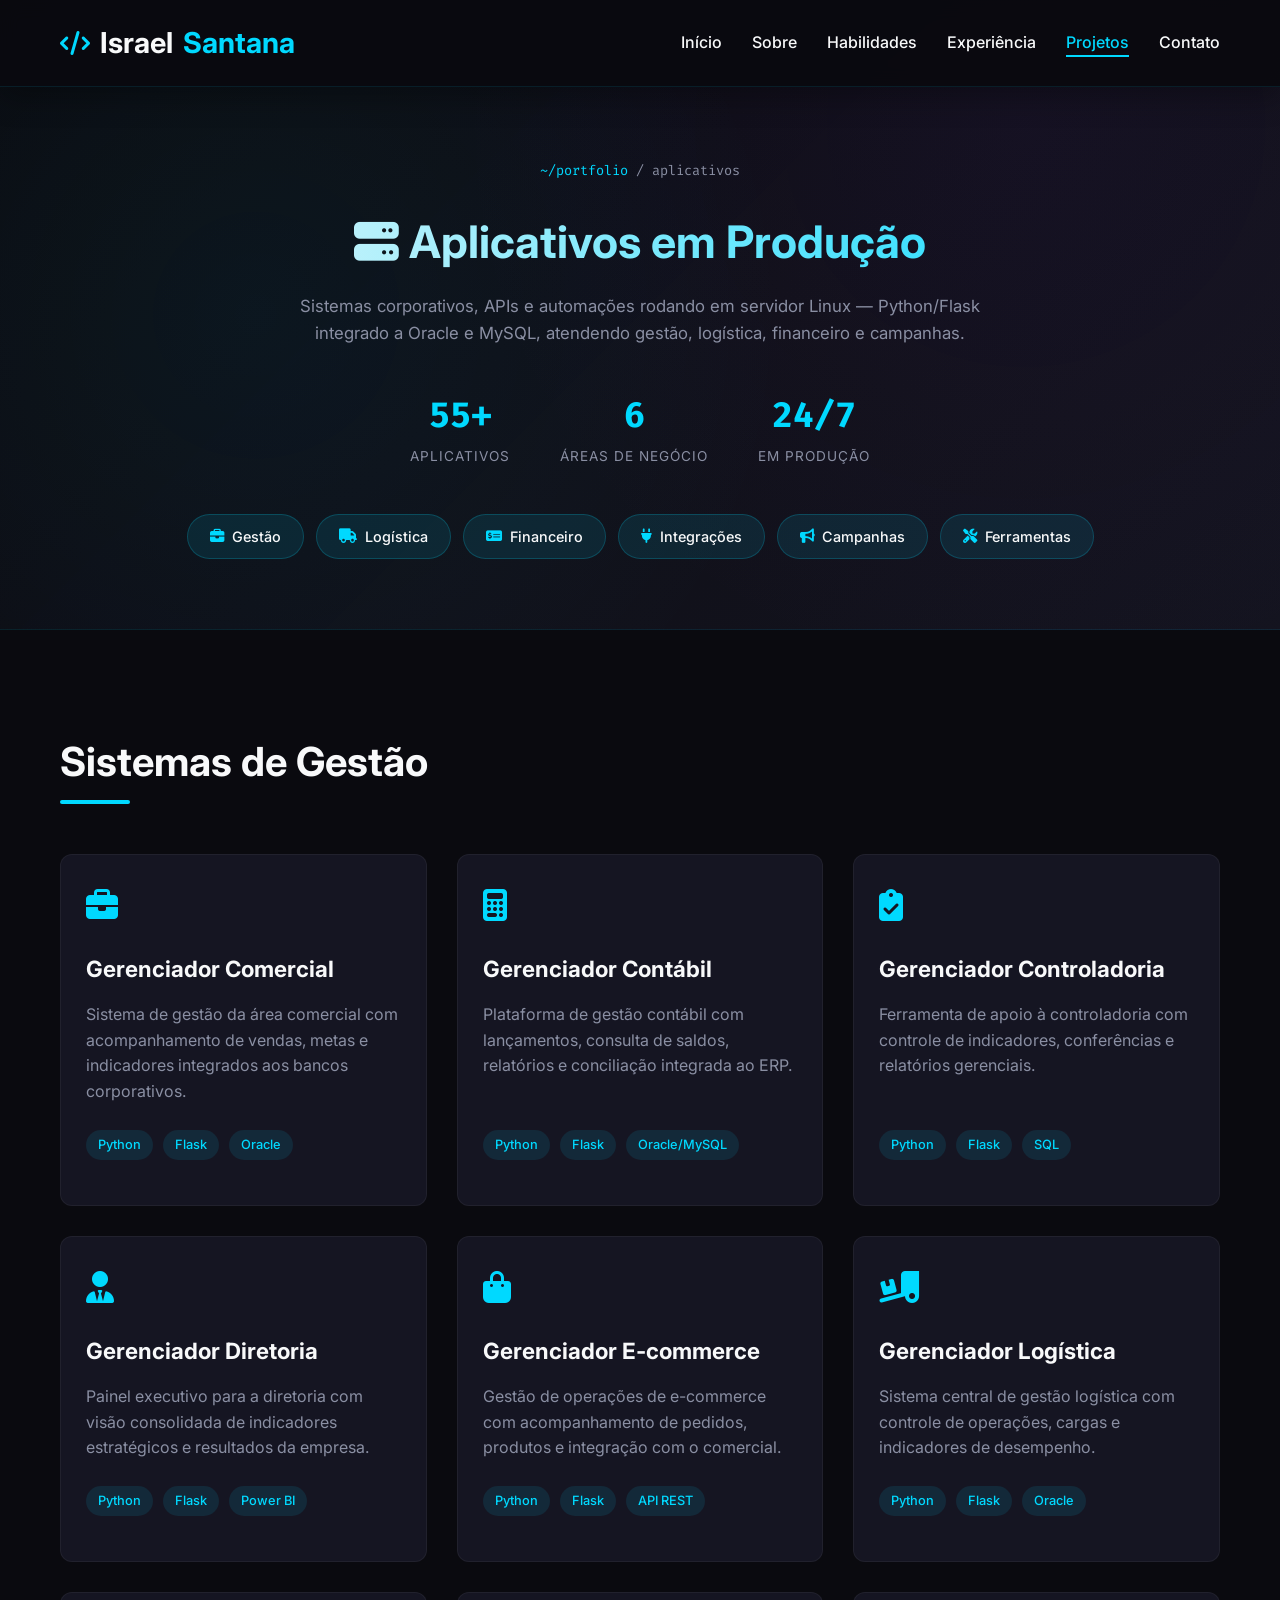
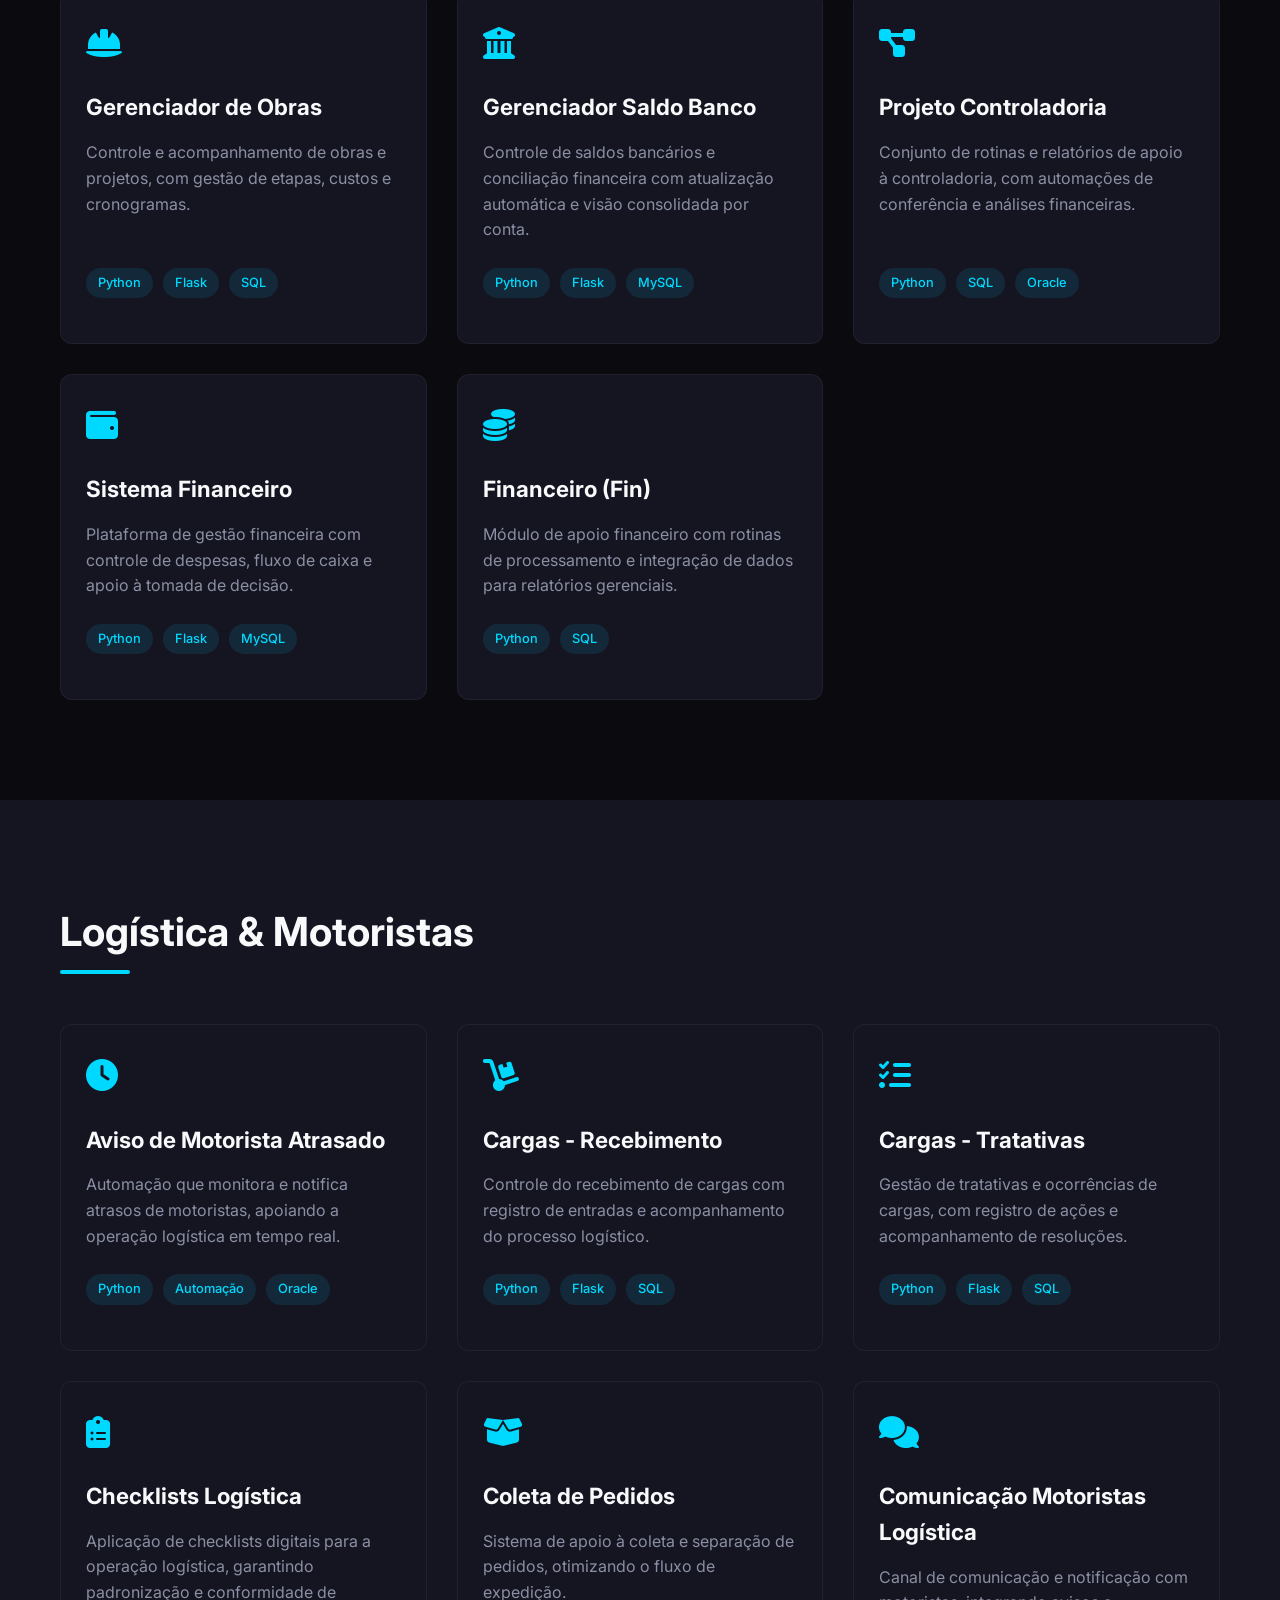
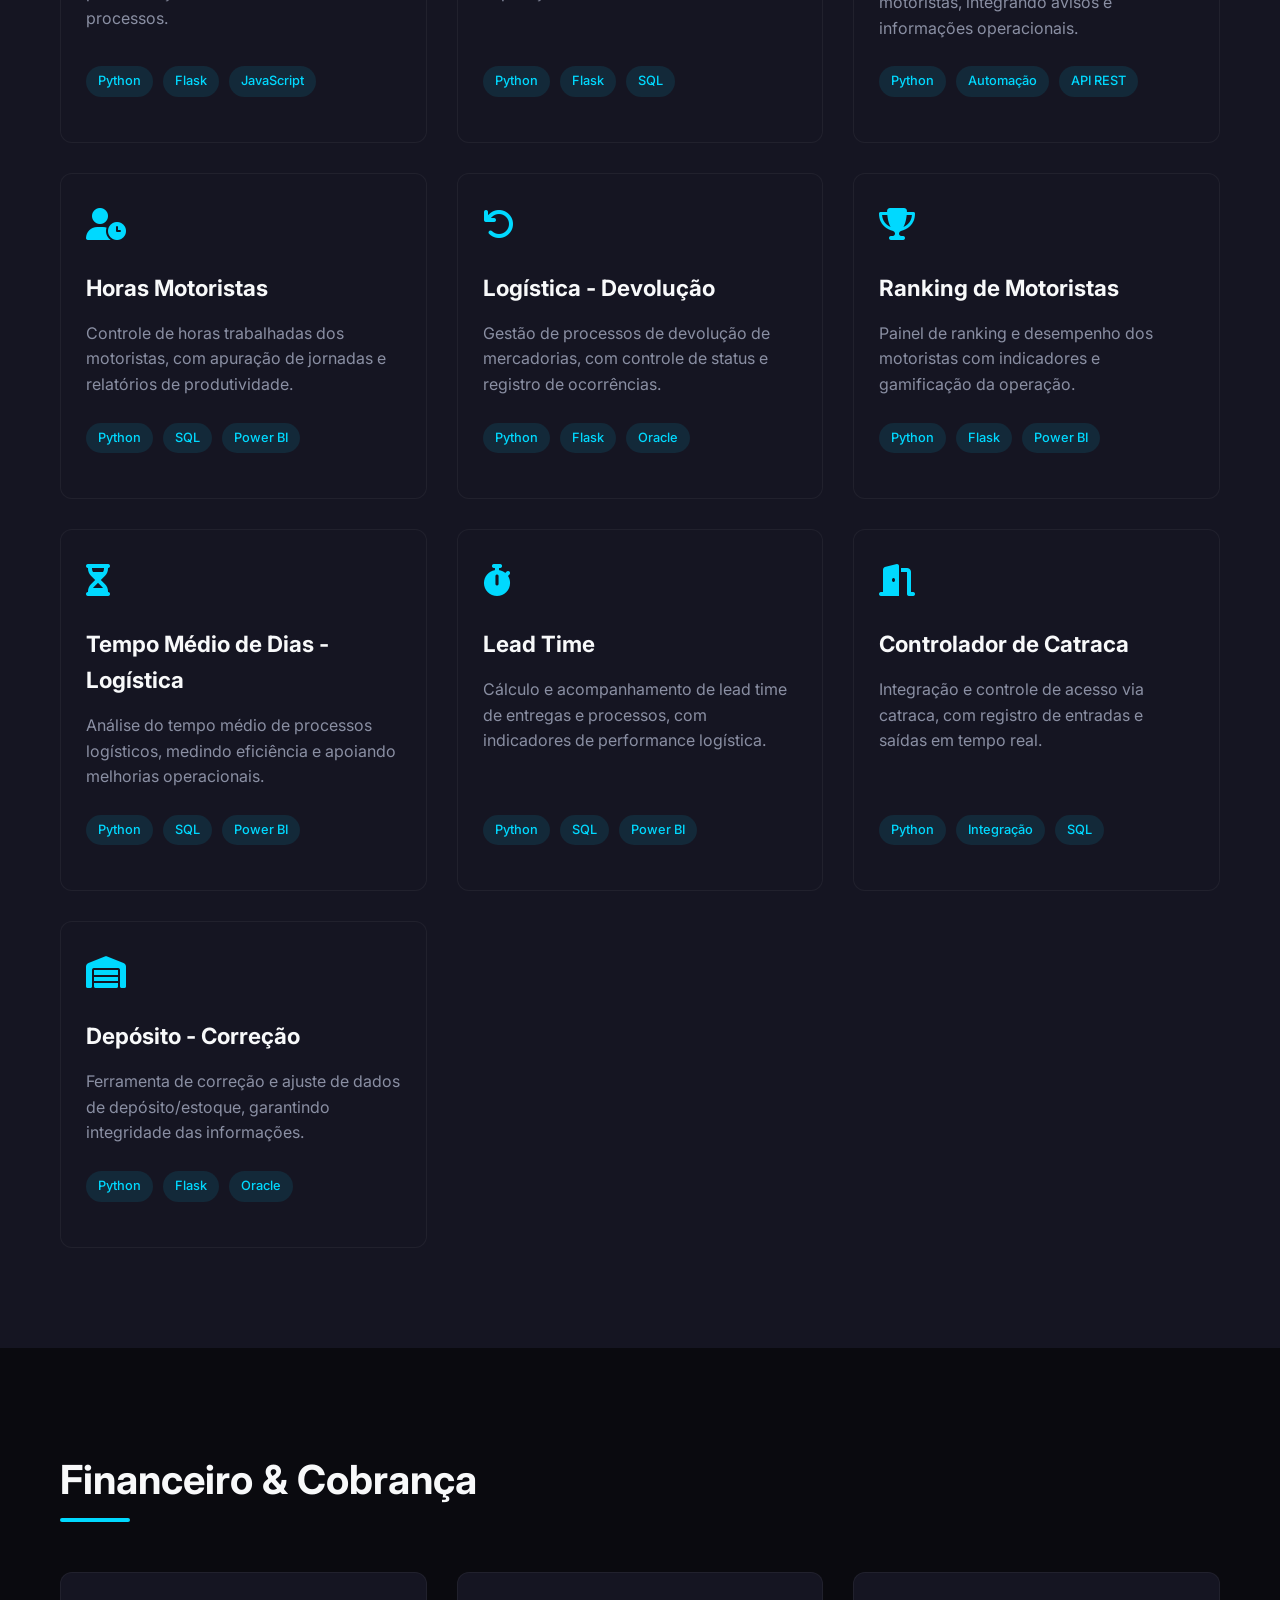
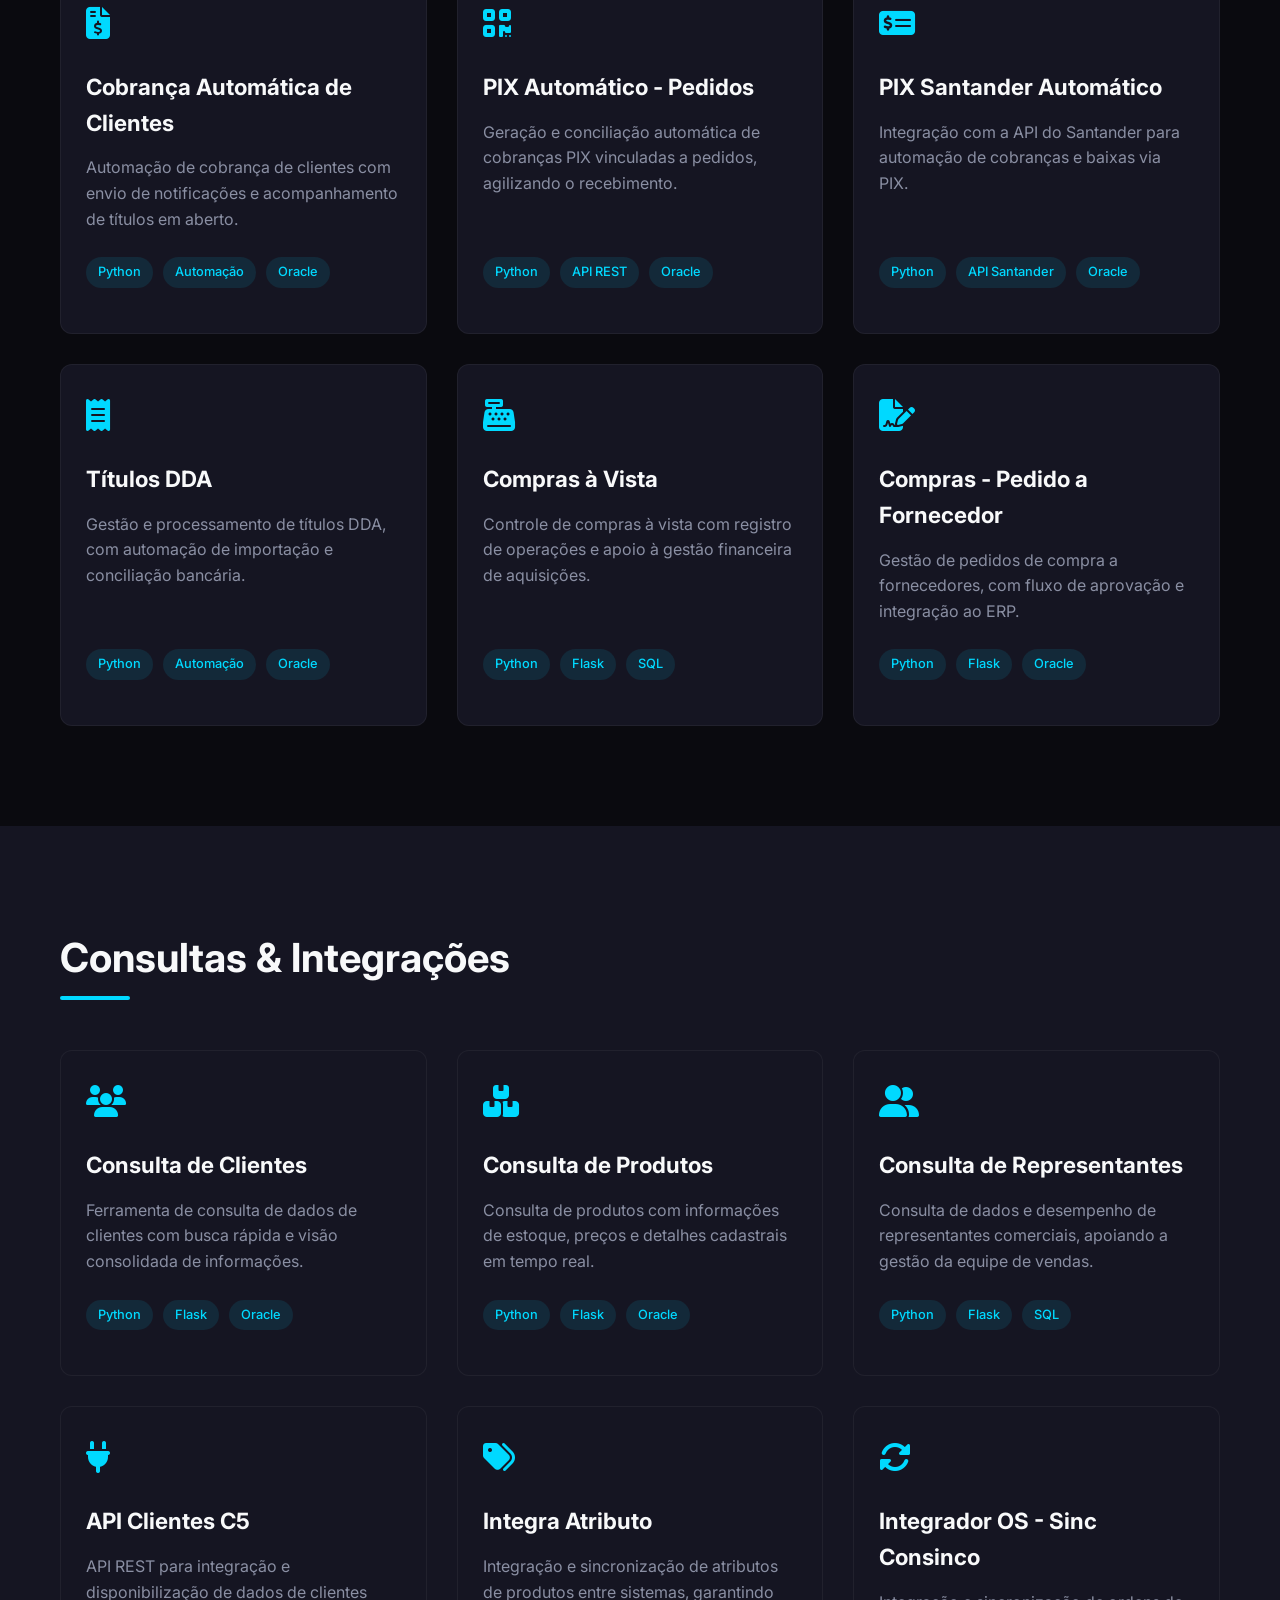
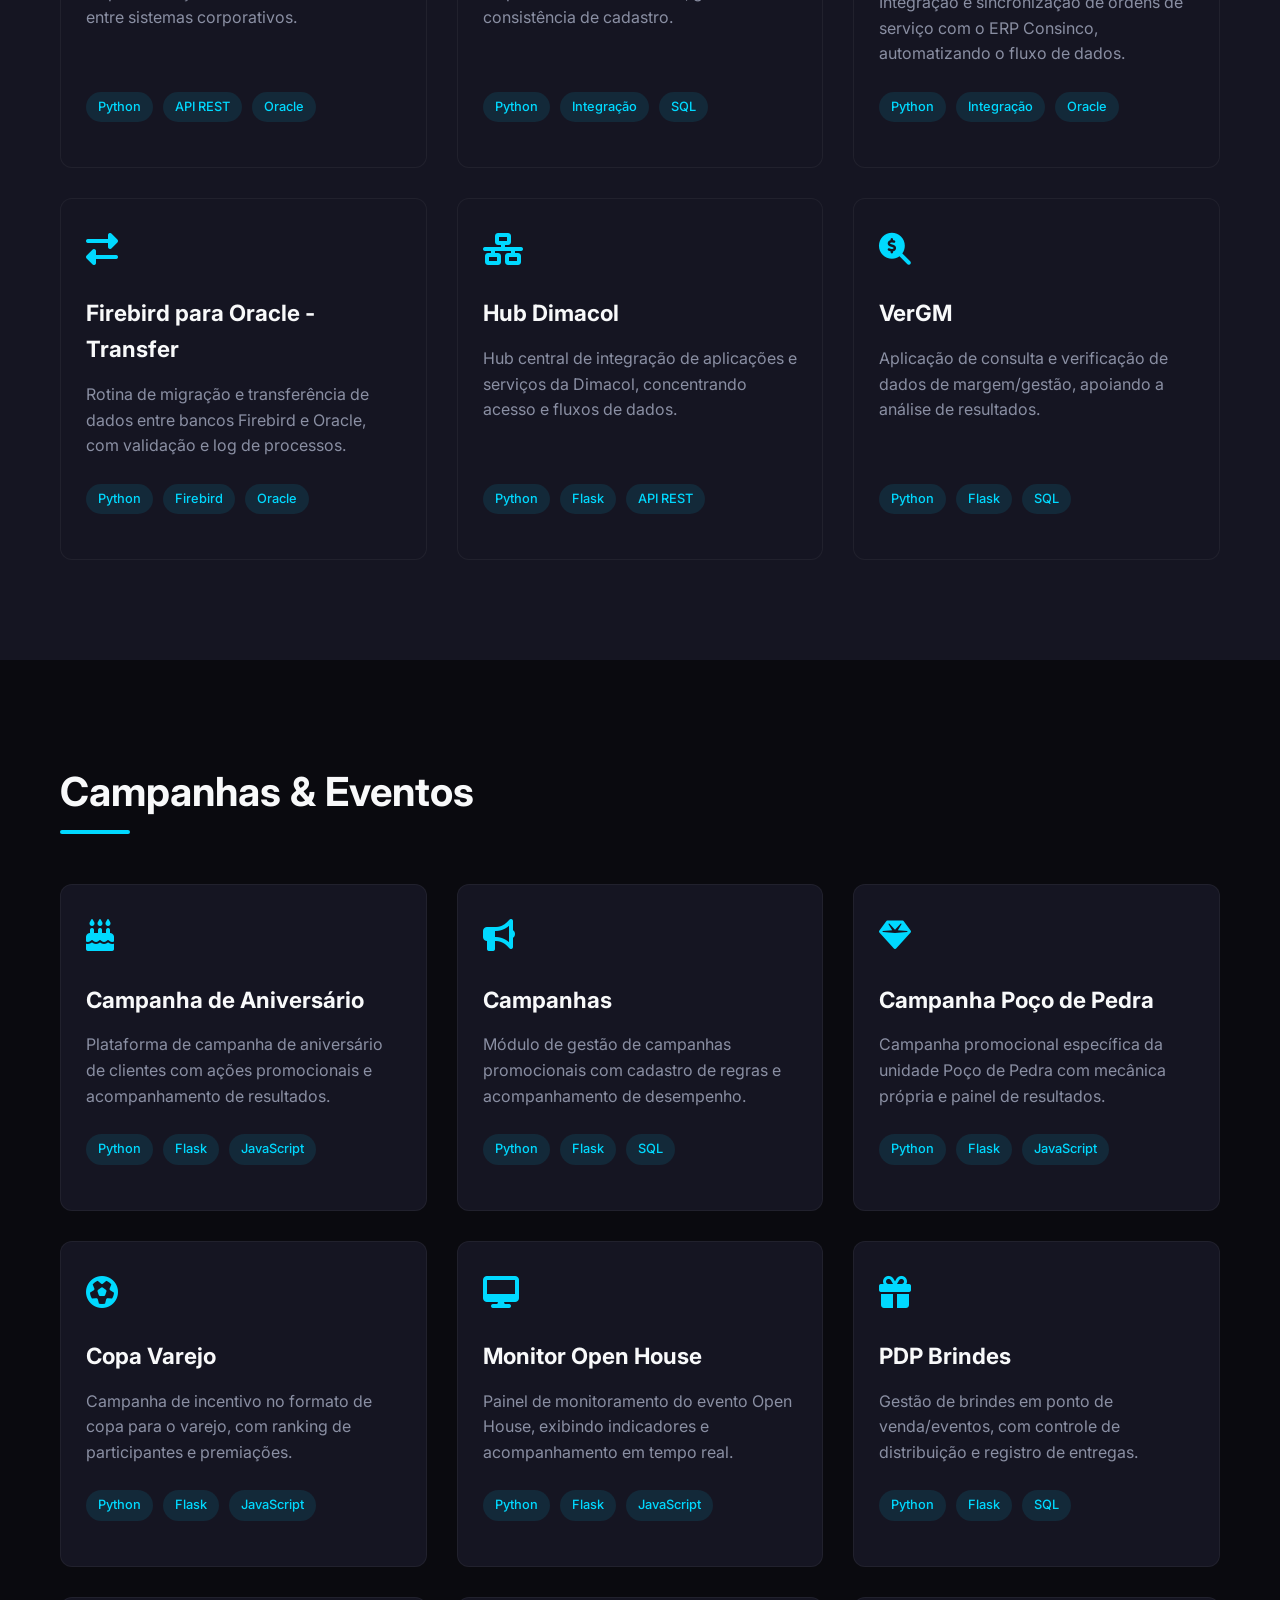
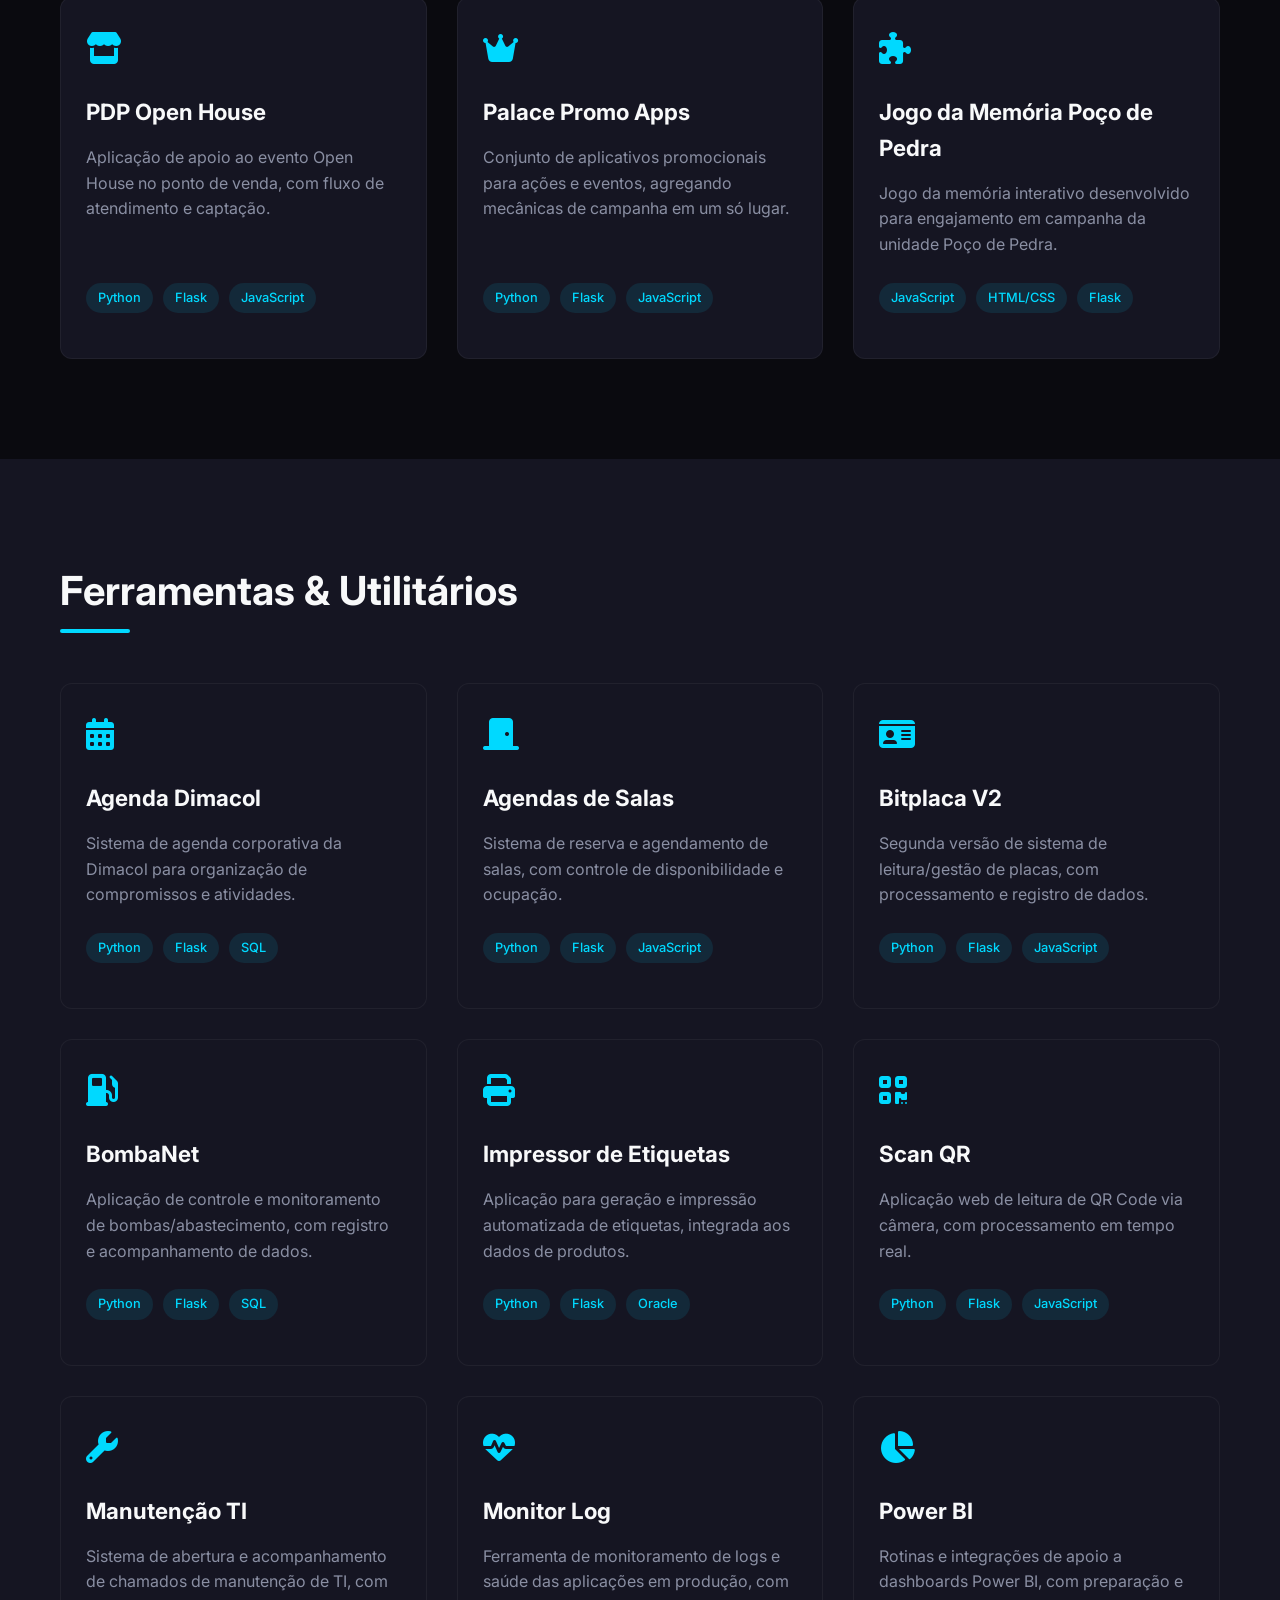
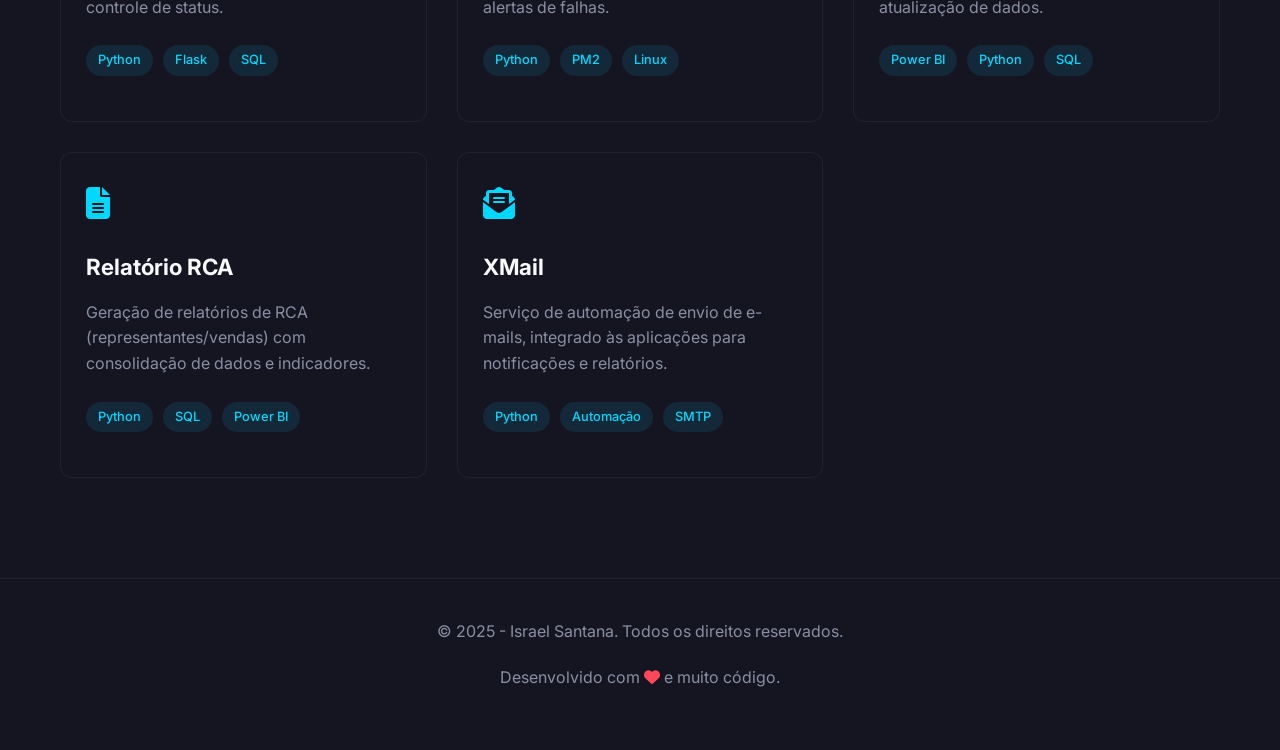
<file: projetos.html>
<!DOCTYPE html>
<html lang="pt-BR">

<head>
    <meta charset="UTF-8">
    <meta name="viewport" content="width=device-width, initial-scale=1.0">
    <title>Israel Santana | Aplicativos & Sistemas Corporativos</title>
    <link rel="stylesheet" href="https://cdnjs.cloudflare.com/ajax/libs/font-awesome/6.4.0/css/all.min.css">
    <link
        href="https://fonts.googleapis.com/css2?family=Inter:wght@300;400;500;600;700&family=Fira+Code:wght@400;500&display=swap"
        rel="stylesheet">
    <link rel="stylesheet" href="style.css">
    <style>
        /* Estilos específicos da página de aplicativos */
        .page-banner {
            padding: 160px 0 70px;
            background:
                radial-gradient(circle at 20% 50%, rgba(0, 217, 255, 0.05) 0%, transparent 50%),
                radial-gradient(circle at 80% 20%, rgba(121, 40, 202, 0.05) 0%, transparent 50%),
                linear-gradient(135deg, rgba(10, 10, 15, 1) 0%, rgba(21, 21, 34, 0.9) 100%);
            border-bottom: 1px solid rgba(0, 217, 255, 0.1);
            text-align: center;
        }

        .breadcrumb {
            font-family: 'Fira Code', monospace;
            font-size: 0.85rem;
            color: var(--gray);
            margin-bottom: 25px;
        }

        .breadcrumb a {
            color: var(--primary);
            text-decoration: none;
        }

        .breadcrumb a:hover {
            text-decoration: underline;
        }

        .page-banner h1 {
            font-size: 2.8rem;
            font-weight: 700;
            margin-bottom: 15px;
            background: linear-gradient(90deg, var(--light) 0%, var(--primary) 100%);
            -webkit-background-clip: text;
            background-clip: text;
            color: transparent;
        }

        .page-banner .banner-lead {
            color: var(--gray);
            max-width: 720px;
            margin: 0 auto 40px;
            font-size: 1.05rem;
        }

        .banner-stats {
            display: flex;
            justify-content: center;
            gap: 50px;
            flex-wrap: wrap;
            margin-bottom: 45px;
        }

        .banner-stat .stat-number {
            font-family: 'Fira Code', monospace;
            font-size: 2.2rem;
            font-weight: 700;
            color: var(--primary);
            display: block;
        }

        .banner-stat .stat-label {
            font-size: 0.85rem;
            color: var(--gray);
            text-transform: uppercase;
            letter-spacing: 1px;
        }

        .category-chips {
            display: flex;
            justify-content: center;
            gap: 12px;
            flex-wrap: wrap;
        }

        .category-chip {
            display: inline-flex;
            align-items: center;
            gap: 8px;
            padding: 10px 22px;
            border-radius: 50px;
            background-color: rgba(0, 217, 255, 0.1);
            border: 1px solid rgba(0, 217, 255, 0.2);
            color: var(--light);
            text-decoration: none;
            font-size: 0.9rem;
            font-weight: 500;
            transition: var(--transition);
        }

        .category-chip i {
            color: var(--primary);
        }

        .category-chip:hover {
            background-color: rgba(0, 217, 255, 0.2);
            border-color: var(--primary);
            transform: translateY(-3px);
        }

        @media (max-width: 768px) {
            .page-banner h1 {
                font-size: 2rem;
            }

            .banner-stats {
                gap: 30px;
            }
        }
    </style>
</head>

<body>
    <!-- Header & Navigation -->
    <header>
        <div class="container nav-container">
            <a href="index.html" class="logo">
                <i class="fas fa-code logo-icon"></i>
                Israel<span>Santana</span>
            </a>

            <div class="mobile-toggle" id="mobileToggle">
                <i class="fas fa-bars"></i>
            </div>

            <nav>
                <ul id="navMenu">
                    <li><a href="index.html#home">Início</a></li>
                    <li><a href="index.html#about">Sobre</a></li>
                    <li><a href="index.html#skills">Habilidades</a></li>
                    <li><a href="index.html#experience">Experiência</a></li>                
                    <li><a href="projetos.html">Projetos</a></li>
                    <li><a href="index.html#contact">Contato</a></li>
                </ul>
            </nav>
        </div>
    </header>

    <!-- Page Banner -->
    <section class="page-banner" id="home">
        <div class="container">
            <div class="breadcrumb">
                <a href="index.html">~/portfolio</a> / aplicativos
            </div>
            <h1><i class="fas fa-server"></i> Aplicativos em Produção</h1>
            <p class="banner-lead">
                Sistemas corporativos, APIs e automações rodando em servidor Linux — Python/Flask
                integrado a Oracle e MySQL, atendendo gestão, logística, financeiro e campanhas.
            </p>

            <div class="banner-stats">
                <div class="banner-stat">
                    <span class="stat-number">55+</span>
                    <span class="stat-label">Aplicativos</span>
                </div>
                <div class="banner-stat">
                    <span class="stat-number">6</span>
                    <span class="stat-label">Áreas de negócio</span>
                </div>
                <div class="banner-stat">
                    <span class="stat-number">24/7</span>
                    <span class="stat-label">Em produção</span>
                </div>
            </div>

            <div class="category-chips">
                <a href="#gestao" class="category-chip"><i class="fas fa-briefcase"></i> Gestão</a>
                <a href="#logistica" class="category-chip"><i class="fas fa-truck"></i> Logística</a>
                <a href="#financeiro" class="category-chip"><i class="fas fa-money-check-alt"></i> Financeiro</a>
                <a href="#integracoes" class="category-chip"><i class="fas fa-plug"></i> Integrações</a>
                <a href="#campanhas" class="category-chip"><i class="fas fa-bullhorn"></i> Campanhas</a>
                <a href="#ferramentas" class="category-chip"><i class="fas fa-tools"></i> Ferramentas</a>
            </div>
        </div>
    </section>

    <!-- Sistemas de Gestão -->
    <section id="gestao" class="fade-in">
        <div class="container">
            <h2 class="section-title">Sistemas de Gestão</h2>
            <div class="projects-grid">
                <div class="project-card">
                    <div class="project-header">
                        <div class="project-icon"><i class="fas fa-briefcase"></i></div>
                        <h3>Gerenciador Comercial</h3>
                        <p>Sistema de gestão da área comercial com acompanhamento de vendas, metas e indicadores integrados aos bancos corporativos.</p>
                    </div>
                    <div class="project-footer">
                        <div class="project-tech">
                            <span class="tech-tag">Python</span>
                            <span class="tech-tag">Flask</span>
                            <span class="tech-tag">Oracle</span>
                        </div>
                    </div>
                </div>

                <div class="project-card">
                    <div class="project-header">
                        <div class="project-icon"><i class="fas fa-calculator"></i></div>
                        <h3>Gerenciador Contábil</h3>
                        <p>Plataforma de gestão contábil com lançamentos, consulta de saldos, relatórios e conciliação integrada ao ERP.</p>
                    </div>
                    <div class="project-footer">
                        <div class="project-tech">
                            <span class="tech-tag">Python</span>
                            <span class="tech-tag">Flask</span>
                            <span class="tech-tag">Oracle/MySQL</span>
                        </div>
                    </div>
                </div>

                <div class="project-card">
                    <div class="project-header">
                        <div class="project-icon"><i class="fas fa-clipboard-check"></i></div>
                        <h3>Gerenciador Controladoria</h3>
                        <p>Ferramenta de apoio à controladoria com controle de indicadores, conferências e relatórios gerenciais.</p>
                    </div>
                    <div class="project-footer">
                        <div class="project-tech">
                            <span class="tech-tag">Python</span>
                            <span class="tech-tag">Flask</span>
                            <span class="tech-tag">SQL</span>
                        </div>
                    </div>
                </div>

                <div class="project-card">
                    <div class="project-header">
                        <div class="project-icon"><i class="fas fa-user-tie"></i></div>
                        <h3>Gerenciador Diretoria</h3>
                        <p>Painel executivo para a diretoria com visão consolidada de indicadores estratégicos e resultados da empresa.</p>
                    </div>
                    <div class="project-footer">
                        <div class="project-tech">
                            <span class="tech-tag">Python</span>
                            <span class="tech-tag">Flask</span>
                            <span class="tech-tag">Power BI</span>
                        </div>
                    </div>
                </div>

                <div class="project-card">
                    <div class="project-header">
                        <div class="project-icon"><i class="fas fa-shopping-bag"></i></div>
                        <h3>Gerenciador E-commerce</h3>
                        <p>Gestão de operações de e-commerce com acompanhamento de pedidos, produtos e integração com o comercial.</p>
                    </div>
                    <div class="project-footer">
                        <div class="project-tech">
                            <span class="tech-tag">Python</span>
                            <span class="tech-tag">Flask</span>
                            <span class="tech-tag">API REST</span>
                        </div>
                    </div>
                </div>

                <div class="project-card">
                    <div class="project-header">
                        <div class="project-icon"><i class="fas fa-truck-loading"></i></div>
                        <h3>Gerenciador Logística</h3>
                        <p>Sistema central de gestão logística com controle de operações, cargas e indicadores de desempenho.</p>
                    </div>
                    <div class="project-footer">
                        <div class="project-tech">
                            <span class="tech-tag">Python</span>
                            <span class="tech-tag">Flask</span>
                            <span class="tech-tag">Oracle</span>
                        </div>
                    </div>
                </div>

                <div class="project-card">
                    <div class="project-header">
                        <div class="project-icon"><i class="fas fa-hard-hat"></i></div>
                        <h3>Gerenciador de Obras</h3>
                        <p>Controle e acompanhamento de obras e projetos, com gestão de etapas, custos e cronogramas.</p>
                    </div>
                    <div class="project-footer">
                        <div class="project-tech">
                            <span class="tech-tag">Python</span>
                            <span class="tech-tag">Flask</span>
                            <span class="tech-tag">SQL</span>
                        </div>
                    </div>
                </div>

                <div class="project-card">
                    <div class="project-header">
                        <div class="project-icon"><i class="fas fa-university"></i></div>
                        <h3>Gerenciador Saldo Banco</h3>
                        <p>Controle de saldos bancários e conciliação financeira com atualização automática e visão consolidada por conta.</p>
                    </div>
                    <div class="project-footer">
                        <div class="project-tech">
                            <span class="tech-tag">Python</span>
                            <span class="tech-tag">Flask</span>
                            <span class="tech-tag">MySQL</span>
                        </div>
                    </div>
                </div>

                <div class="project-card">
                    <div class="project-header">
                        <div class="project-icon"><i class="fas fa-project-diagram"></i></div>
                        <h3>Projeto Controladoria</h3>
                        <p>Conjunto de rotinas e relatórios de apoio à controladoria, com automações de conferência e análises financeiras.</p>
                    </div>
                    <div class="project-footer">
                        <div class="project-tech">
                            <span class="tech-tag">Python</span>
                            <span class="tech-tag">SQL</span>
                            <span class="tech-tag">Oracle</span>
                        </div>
                    </div>
                </div>

                <div class="project-card">
                    <div class="project-header">
                        <div class="project-icon"><i class="fas fa-wallet"></i></div>
                        <h3>Sistema Financeiro</h3>
                        <p>Plataforma de gestão financeira com controle de despesas, fluxo de caixa e apoio à tomada de decisão.</p>
                    </div>
                    <div class="project-footer">
                        <div class="project-tech">
                            <span class="tech-tag">Python</span>
                            <span class="tech-tag">Flask</span>
                            <span class="tech-tag">MySQL</span>
                        </div>
                    </div>
                </div>

                <div class="project-card">
                    <div class="project-header">
                        <div class="project-icon"><i class="fas fa-coins"></i></div>
                        <h3>Financeiro (Fin)</h3>
                        <p>Módulo de apoio financeiro com rotinas de processamento e integração de dados para relatórios gerenciais.</p>
                    </div>
                    <div class="project-footer">
                        <div class="project-tech">
                            <span class="tech-tag">Python</span>
                            <span class="tech-tag">SQL</span>
                        </div>
                    </div>
                </div>
            </div>
        </div>
    </section>

    <!-- Logística & Motoristas -->
    <section id="logistica" class="fade-in" style="background-color: var(--dark-light);">
        <div class="container">
            <h2 class="section-title">Logística & Motoristas</h2>
            <div class="projects-grid">
                <div class="project-card">
                    <div class="project-header">
                        <div class="project-icon"><i class="fas fa-clock"></i></div>
                        <h3>Aviso de Motorista Atrasado</h3>
                        <p>Automação que monitora e notifica atrasos de motoristas, apoiando a operação logística em tempo real.</p>
                    </div>
                    <div class="project-footer">
                        <div class="project-tech">
                            <span class="tech-tag">Python</span>
                            <span class="tech-tag">Automação</span>
                            <span class="tech-tag">Oracle</span>
                        </div>
                    </div>
                </div>

                <div class="project-card">
                    <div class="project-header">
                        <div class="project-icon"><i class="fas fa-dolly"></i></div>
                        <h3>Cargas - Recebimento</h3>
                        <p>Controle do recebimento de cargas com registro de entradas e acompanhamento do processo logístico.</p>
                    </div>
                    <div class="project-footer">
                        <div class="project-tech">
                            <span class="tech-tag">Python</span>
                            <span class="tech-tag">Flask</span>
                            <span class="tech-tag">SQL</span>
                        </div>
                    </div>
                </div>

                <div class="project-card">
                    <div class="project-header">
                        <div class="project-icon"><i class="fas fa-tasks"></i></div>
                        <h3>Cargas - Tratativas</h3>
                        <p>Gestão de tratativas e ocorrências de cargas, com registro de ações e acompanhamento de resoluções.</p>
                    </div>
                    <div class="project-footer">
                        <div class="project-tech">
                            <span class="tech-tag">Python</span>
                            <span class="tech-tag">Flask</span>
                            <span class="tech-tag">SQL</span>
                        </div>
                    </div>
                </div>

                <div class="project-card">
                    <div class="project-header">
                        <div class="project-icon"><i class="fas fa-clipboard-list"></i></div>
                        <h3>Checklists Logística</h3>
                        <p>Aplicação de checklists digitais para a operação logística, garantindo padronização e conformidade de processos.</p>
                    </div>
                    <div class="project-footer">
                        <div class="project-tech">
                            <span class="tech-tag">Python</span>
                            <span class="tech-tag">Flask</span>
                            <span class="tech-tag">JavaScript</span>
                        </div>
                    </div>
                </div>

                <div class="project-card">
                    <div class="project-header">
                        <div class="project-icon"><i class="fas fa-box-open"></i></div>
                        <h3>Coleta de Pedidos</h3>
                        <p>Sistema de apoio à coleta e separação de pedidos, otimizando o fluxo de expedição.</p>
                    </div>
                    <div class="project-footer">
                        <div class="project-tech">
                            <span class="tech-tag">Python</span>
                            <span class="tech-tag">Flask</span>
                            <span class="tech-tag">SQL</span>
                        </div>
                    </div>
                </div>

                <div class="project-card">
                    <div class="project-header">
                        <div class="project-icon"><i class="fas fa-comments"></i></div>
                        <h3>Comunicação Motoristas Logística</h3>
                        <p>Canal de comunicação e notificação com motoristas, integrando avisos e informações operacionais.</p>
                    </div>
                    <div class="project-footer">
                        <div class="project-tech">
                            <span class="tech-tag">Python</span>
                            <span class="tech-tag">Automação</span>
                            <span class="tech-tag">API REST</span>
                        </div>
                    </div>
                </div>

                <div class="project-card">
                    <div class="project-header">
                        <div class="project-icon"><i class="fas fa-user-clock"></i></div>
                        <h3>Horas Motoristas</h3>
                        <p>Controle de horas trabalhadas dos motoristas, com apuração de jornadas e relatórios de produtividade.</p>
                    </div>
                    <div class="project-footer">
                        <div class="project-tech">
                            <span class="tech-tag">Python</span>
                            <span class="tech-tag">SQL</span>
                            <span class="tech-tag">Power BI</span>
                        </div>
                    </div>
                </div>

                <div class="project-card">
                    <div class="project-header">
                        <div class="project-icon"><i class="fas fa-undo"></i></div>
                        <h3>Logística - Devolução</h3>
                        <p>Gestão de processos de devolução de mercadorias, com controle de status e registro de ocorrências.</p>
                    </div>
                    <div class="project-footer">
                        <div class="project-tech">
                            <span class="tech-tag">Python</span>
                            <span class="tech-tag">Flask</span>
                            <span class="tech-tag">Oracle</span>
                        </div>
                    </div>
                </div>

                <div class="project-card">
                    <div class="project-header">
                        <div class="project-icon"><i class="fas fa-trophy"></i></div>
                        <h3>Ranking de Motoristas</h3>
                        <p>Painel de ranking e desempenho dos motoristas com indicadores e gamificação da operação.</p>
                    </div>
                    <div class="project-footer">
                        <div class="project-tech">
                            <span class="tech-tag">Python</span>
                            <span class="tech-tag">Flask</span>
                            <span class="tech-tag">Power BI</span>
                        </div>
                    </div>
                </div>

                <div class="project-card">
                    <div class="project-header">
                        <div class="project-icon"><i class="fas fa-hourglass-half"></i></div>
                        <h3>Tempo Médio de Dias - Logística</h3>
                        <p>Análise do tempo médio de processos logísticos, medindo eficiência e apoiando melhorias operacionais.</p>
                    </div>
                    <div class="project-footer">
                        <div class="project-tech">
                            <span class="tech-tag">Python</span>
                            <span class="tech-tag">SQL</span>
                            <span class="tech-tag">Power BI</span>
                        </div>
                    </div>
                </div>

                <div class="project-card">
                    <div class="project-header">
                        <div class="project-icon"><i class="fas fa-stopwatch"></i></div>
                        <h3>Lead Time</h3>
                        <p>Cálculo e acompanhamento de lead time de entregas e processos, com indicadores de performance logística.</p>
                    </div>
                    <div class="project-footer">
                        <div class="project-tech">
                            <span class="tech-tag">Python</span>
                            <span class="tech-tag">SQL</span>
                            <span class="tech-tag">Power BI</span>
                        </div>
                    </div>
                </div>

                <div class="project-card">
                    <div class="project-header">
                        <div class="project-icon"><i class="fas fa-door-open"></i></div>
                        <h3>Controlador de Catraca</h3>
                        <p>Integração e controle de acesso via catraca, com registro de entradas e saídas em tempo real.</p>
                    </div>
                    <div class="project-footer">
                        <div class="project-tech">
                            <span class="tech-tag">Python</span>
                            <span class="tech-tag">Integração</span>
                            <span class="tech-tag">SQL</span>
                        </div>
                    </div>
                </div>

                <div class="project-card">
                    <div class="project-header">
                        <div class="project-icon"><i class="fas fa-warehouse"></i></div>
                        <h3>Depósito - Correção</h3>
                        <p>Ferramenta de correção e ajuste de dados de depósito/estoque, garantindo integridade das informações.</p>
                    </div>
                    <div class="project-footer">
                        <div class="project-tech">
                            <span class="tech-tag">Python</span>
                            <span class="tech-tag">Flask</span>
                            <span class="tech-tag">Oracle</span>
                        </div>
                    </div>
                </div>
            </div>
        </div>
    </section>

    <!-- Financeiro & Cobrança -->
    <section id="financeiro" class="fade-in">
        <div class="container">
            <h2 class="section-title">Financeiro & Cobrança</h2>
            <div class="projects-grid">
                <div class="project-card">
                    <div class="project-header">
                        <div class="project-icon"><i class="fas fa-file-invoice-dollar"></i></div>
                        <h3>Cobrança Automática de Clientes</h3>
                        <p>Automação de cobrança de clientes com envio de notificações e acompanhamento de títulos em aberto.</p>
                    </div>
                    <div class="project-footer">
                        <div class="project-tech">
                            <span class="tech-tag">Python</span>
                            <span class="tech-tag">Automação</span>
                            <span class="tech-tag">Oracle</span>
                        </div>
                    </div>
                </div>

                <div class="project-card">
                    <div class="project-header">
                        <div class="project-icon"><i class="fas fa-qrcode"></i></div>
                        <h3>PIX Automático - Pedidos</h3>
                        <p>Geração e conciliação automática de cobranças PIX vinculadas a pedidos, agilizando o recebimento.</p>
                    </div>
                    <div class="project-footer">
                        <div class="project-tech">
                            <span class="tech-tag">Python</span>
                            <span class="tech-tag">API REST</span>
                            <span class="tech-tag">Oracle</span>
                        </div>
                    </div>
                </div>

                <div class="project-card">
                    <div class="project-header">
                        <div class="project-icon"><i class="fas fa-money-check-alt"></i></div>
                        <h3>PIX Santander Automático</h3>
                        <p>Integração com a API do Santander para automação de cobranças e baixas via PIX.</p>
                    </div>
                    <div class="project-footer">
                        <div class="project-tech">
                            <span class="tech-tag">Python</span>
                            <span class="tech-tag">API Santander</span>
                            <span class="tech-tag">Oracle</span>
                        </div>
                    </div>
                </div>

                <div class="project-card">
                    <div class="project-header">
                        <div class="project-icon"><i class="fas fa-receipt"></i></div>
                        <h3>Títulos DDA</h3>
                        <p>Gestão e processamento de títulos DDA, com automação de importação e conciliação bancária.</p>
                    </div>
                    <div class="project-footer">
                        <div class="project-tech">
                            <span class="tech-tag">Python</span>
                            <span class="tech-tag">Automação</span>
                            <span class="tech-tag">Oracle</span>
                        </div>
                    </div>
                </div>

                <div class="project-card">
                    <div class="project-header">
                        <div class="project-icon"><i class="fas fa-cash-register"></i></div>
                        <h3>Compras à Vista</h3>
                        <p>Controle de compras à vista com registro de operações e apoio à gestão financeira de aquisições.</p>
                    </div>
                    <div class="project-footer">
                        <div class="project-tech">
                            <span class="tech-tag">Python</span>
                            <span class="tech-tag">Flask</span>
                            <span class="tech-tag">SQL</span>
                        </div>
                    </div>
                </div>

                <div class="project-card">
                    <div class="project-header">
                        <div class="project-icon"><i class="fas fa-file-signature"></i></div>
                        <h3>Compras - Pedido a Fornecedor</h3>
                        <p>Gestão de pedidos de compra a fornecedores, com fluxo de aprovação e integração ao ERP.</p>
                    </div>
                    <div class="project-footer">
                        <div class="project-tech">
                            <span class="tech-tag">Python</span>
                            <span class="tech-tag">Flask</span>
                            <span class="tech-tag">Oracle</span>
                        </div>
                    </div>
                </div>
            </div>
        </div>
    </section>

    <!-- Consultas & Integrações -->
    <section id="integracoes" class="fade-in" style="background-color: var(--dark-light);">
        <div class="container">
            <h2 class="section-title">Consultas & Integrações</h2>
            <div class="projects-grid">
                <div class="project-card">
                    <div class="project-header">
                        <div class="project-icon"><i class="fas fa-users"></i></div>
                        <h3>Consulta de Clientes</h3>
                        <p>Ferramenta de consulta de dados de clientes com busca rápida e visão consolidada de informações.</p>
                    </div>
                    <div class="project-footer">
                        <div class="project-tech">
                            <span class="tech-tag">Python</span>
                            <span class="tech-tag">Flask</span>
                            <span class="tech-tag">Oracle</span>
                        </div>
                    </div>
                </div>

                <div class="project-card">
                    <div class="project-header">
                        <div class="project-icon"><i class="fas fa-boxes"></i></div>
                        <h3>Consulta de Produtos</h3>
                        <p>Consulta de produtos com informações de estoque, preços e detalhes cadastrais em tempo real.</p>
                    </div>
                    <div class="project-footer">
                        <div class="project-tech">
                            <span class="tech-tag">Python</span>
                            <span class="tech-tag">Flask</span>
                            <span class="tech-tag">Oracle</span>
                        </div>
                    </div>
                </div>

                <div class="project-card">
                    <div class="project-header">
                        <div class="project-icon"><i class="fas fa-user-friends"></i></div>
                        <h3>Consulta de Representantes</h3>
                        <p>Consulta de dados e desempenho de representantes comerciais, apoiando a gestão da equipe de vendas.</p>
                    </div>
                    <div class="project-footer">
                        <div class="project-tech">
                            <span class="tech-tag">Python</span>
                            <span class="tech-tag">Flask</span>
                            <span class="tech-tag">SQL</span>
                        </div>
                    </div>
                </div>

                <div class="project-card">
                    <div class="project-header">
                        <div class="project-icon"><i class="fas fa-plug"></i></div>
                        <h3>API Clientes C5</h3>
                        <p>API REST para integração e disponibilização de dados de clientes entre sistemas corporativos.</p>
                    </div>
                    <div class="project-footer">
                        <div class="project-tech">
                            <span class="tech-tag">Python</span>
                            <span class="tech-tag">API REST</span>
                            <span class="tech-tag">Oracle</span>
                        </div>
                    </div>
                </div>

                <div class="project-card">
                    <div class="project-header">
                        <div class="project-icon"><i class="fas fa-tags"></i></div>
                        <h3>Integra Atributo</h3>
                        <p>Integração e sincronização de atributos de produtos entre sistemas, garantindo consistência de cadastro.</p>
                    </div>
                    <div class="project-footer">
                        <div class="project-tech">
                            <span class="tech-tag">Python</span>
                            <span class="tech-tag">Integração</span>
                            <span class="tech-tag">SQL</span>
                        </div>
                    </div>
                </div>

                <div class="project-card">
                    <div class="project-header">
                        <div class="project-icon"><i class="fas fa-sync-alt"></i></div>
                        <h3>Integrador OS - Sinc Consinco</h3>
                        <p>Integração e sincronização de ordens de serviço com o ERP Consinco, automatizando o fluxo de dados.</p>
                    </div>
                    <div class="project-footer">
                        <div class="project-tech">
                            <span class="tech-tag">Python</span>
                            <span class="tech-tag">Integração</span>
                            <span class="tech-tag">Oracle</span>
                        </div>
                    </div>
                </div>

                <div class="project-card">
                    <div class="project-header">
                        <div class="project-icon"><i class="fas fa-exchange-alt"></i></div>
                        <h3>Firebird para Oracle - Transfer</h3>
                        <p>Rotina de migração e transferência de dados entre bancos Firebird e Oracle, com validação e log de processos.</p>
                    </div>
                    <div class="project-footer">
                        <div class="project-tech">
                            <span class="tech-tag">Python</span>
                            <span class="tech-tag">Firebird</span>
                            <span class="tech-tag">Oracle</span>
                        </div>
                    </div>
                </div>

                <div class="project-card">
                    <div class="project-header">
                        <div class="project-icon"><i class="fas fa-network-wired"></i></div>
                        <h3>Hub Dimacol</h3>
                        <p>Hub central de integração de aplicações e serviços da Dimacol, concentrando acesso e fluxos de dados.</p>
                    </div>
                    <div class="project-footer">
                        <div class="project-tech">
                            <span class="tech-tag">Python</span>
                            <span class="tech-tag">Flask</span>
                            <span class="tech-tag">API REST</span>
                        </div>
                    </div>
                </div>

                <div class="project-card">
                    <div class="project-header">
                        <div class="project-icon"><i class="fas fa-search-dollar"></i></div>
                        <h3>VerGM</h3>
                        <p>Aplicação de consulta e verificação de dados de margem/gestão, apoiando a análise de resultados.</p>
                    </div>
                    <div class="project-footer">
                        <div class="project-tech">
                            <span class="tech-tag">Python</span>
                            <span class="tech-tag">Flask</span>
                            <span class="tech-tag">SQL</span>
                        </div>
                    </div>
                </div>
            </div>
        </div>
    </section>

    <!-- Campanhas & Eventos -->
    <section id="campanhas" class="fade-in">
        <div class="container">
            <h2 class="section-title">Campanhas & Eventos</h2>
            <div class="projects-grid">
                <div class="project-card">
                    <div class="project-header">
                        <div class="project-icon"><i class="fas fa-birthday-cake"></i></div>
                        <h3>Campanha de Aniversário</h3>
                        <p>Plataforma de campanha de aniversário de clientes com ações promocionais e acompanhamento de resultados.</p>
                    </div>
                    <div class="project-footer">
                        <div class="project-tech">
                            <span class="tech-tag">Python</span>
                            <span class="tech-tag">Flask</span>
                            <span class="tech-tag">JavaScript</span>
                        </div>
                    </div>
                </div>

                <div class="project-card">
                    <div class="project-header">
                        <div class="project-icon"><i class="fas fa-bullhorn"></i></div>
                        <h3>Campanhas</h3>
                        <p>Módulo de gestão de campanhas promocionais com cadastro de regras e acompanhamento de desempenho.</p>
                    </div>
                    <div class="project-footer">
                        <div class="project-tech">
                            <span class="tech-tag">Python</span>
                            <span class="tech-tag">Flask</span>
                            <span class="tech-tag">SQL</span>
                        </div>
                    </div>
                </div>

                <div class="project-card">
                    <div class="project-header">
                        <div class="project-icon"><i class="fas fa-gem"></i></div>
                        <h3>Campanha Poço de Pedra</h3>
                        <p>Campanha promocional específica da unidade Poço de Pedra com mecânica própria e painel de resultados.</p>
                    </div>
                    <div class="project-footer">
                        <div class="project-tech">
                            <span class="tech-tag">Python</span>
                            <span class="tech-tag">Flask</span>
                            <span class="tech-tag">JavaScript</span>
                        </div>
                    </div>
                </div>

                <div class="project-card">
                    <div class="project-header">
                        <div class="project-icon"><i class="fas fa-futbol"></i></div>
                        <h3>Copa Varejo</h3>
                        <p>Campanha de incentivo no formato de copa para o varejo, com ranking de participantes e premiações.</p>
                    </div>
                    <div class="project-footer">
                        <div class="project-tech">
                            <span class="tech-tag">Python</span>
                            <span class="tech-tag">Flask</span>
                            <span class="tech-tag">JavaScript</span>
                        </div>
                    </div>
                </div>

                <div class="project-card">
                    <div class="project-header">
                        <div class="project-icon"><i class="fas fa-desktop"></i></div>
                        <h3>Monitor Open House</h3>
                        <p>Painel de monitoramento do evento Open House, exibindo indicadores e acompanhamento em tempo real.</p>
                    </div>
                    <div class="project-footer">
                        <div class="project-tech">
                            <span class="tech-tag">Python</span>
                            <span class="tech-tag">Flask</span>
                            <span class="tech-tag">JavaScript</span>
                        </div>
                    </div>
                </div>

                <div class="project-card">
                    <div class="project-header">
                        <div class="project-icon"><i class="fas fa-gift"></i></div>
                        <h3>PDP Brindes</h3>
                        <p>Gestão de brindes em ponto de venda/eventos, com controle de distribuição e registro de entregas.</p>
                    </div>
                    <div class="project-footer">
                        <div class="project-tech">
                            <span class="tech-tag">Python</span>
                            <span class="tech-tag">Flask</span>
                            <span class="tech-tag">SQL</span>
                        </div>
                    </div>
                </div>

                <div class="project-card">
                    <div class="project-header">
                        <div class="project-icon"><i class="fas fa-store"></i></div>
                        <h3>PDP Open House</h3>
                        <p>Aplicação de apoio ao evento Open House no ponto de venda, com fluxo de atendimento e captação.</p>
                    </div>
                    <div class="project-footer">
                        <div class="project-tech">
                            <span class="tech-tag">Python</span>
                            <span class="tech-tag">Flask</span>
                            <span class="tech-tag">JavaScript</span>
                        </div>
                    </div>
                </div>

                <div class="project-card">
                    <div class="project-header">
                        <div class="project-icon"><i class="fas fa-crown"></i></div>
                        <h3>Palace Promo Apps</h3>
                        <p>Conjunto de aplicativos promocionais para ações e eventos, agregando mecânicas de campanha em um só lugar.</p>
                    </div>
                    <div class="project-footer">
                        <div class="project-tech">
                            <span class="tech-tag">Python</span>
                            <span class="tech-tag">Flask</span>
                            <span class="tech-tag">JavaScript</span>
                        </div>
                    </div>
                </div>

                <div class="project-card">
                    <div class="project-header">
                        <div class="project-icon"><i class="fas fa-puzzle-piece"></i></div>
                        <h3>Jogo da Memória Poço de Pedra</h3>
                        <p>Jogo da memória interativo desenvolvido para engajamento em campanha da unidade Poço de Pedra.</p>
                    </div>
                    <div class="project-footer">
                        <div class="project-tech">
                            <span class="tech-tag">JavaScript</span>
                            <span class="tech-tag">HTML/CSS</span>
                            <span class="tech-tag">Flask</span>
                        </div>
                    </div>
                </div>
            </div>
        </div>
    </section>

    <!-- Ferramentas & Utilitários -->
    <section id="ferramentas" class="fade-in" style="background-color: var(--dark-light);">
        <div class="container">
            <h2 class="section-title">Ferramentas & Utilitários</h2>
            <div class="projects-grid">
                <div class="project-card">
                    <div class="project-header">
                        <div class="project-icon"><i class="fas fa-calendar-alt"></i></div>
                        <h3>Agenda Dimacol</h3>
                        <p>Sistema de agenda corporativa da Dimacol para organização de compromissos e atividades.</p>
                    </div>
                    <div class="project-footer">
                        <div class="project-tech">
                            <span class="tech-tag">Python</span>
                            <span class="tech-tag">Flask</span>
                            <span class="tech-tag">SQL</span>
                        </div>
                    </div>
                </div>

                <div class="project-card">
                    <div class="project-header">
                        <div class="project-icon"><i class="fas fa-door-closed"></i></div>
                        <h3>Agendas de Salas</h3>
                        <p>Sistema de reserva e agendamento de salas, com controle de disponibilidade e ocupação.</p>
                    </div>
                    <div class="project-footer">
                        <div class="project-tech">
                            <span class="tech-tag">Python</span>
                            <span class="tech-tag">Flask</span>
                            <span class="tech-tag">JavaScript</span>
                        </div>
                    </div>
                </div>

                <div class="project-card">
                    <div class="project-header">
                        <div class="project-icon"><i class="fas fa-id-card"></i></div>
                        <h3>Bitplaca V2</h3>
                        <p>Segunda versão de sistema de leitura/gestão de placas, com processamento e registro de dados.</p>
                    </div>
                    <div class="project-footer">
                        <div class="project-tech">
                            <span class="tech-tag">Python</span>
                            <span class="tech-tag">Flask</span>
                            <span class="tech-tag">JavaScript</span>
                        </div>
                    </div>
                </div>

                <div class="project-card">
                    <div class="project-header">
                        <div class="project-icon"><i class="fas fa-gas-pump"></i></div>
                        <h3>BombaNet</h3>
                        <p>Aplicação de controle e monitoramento de bombas/abastecimento, com registro e acompanhamento de dados.</p>
                    </div>
                    <div class="project-footer">
                        <div class="project-tech">
                            <span class="tech-tag">Python</span>
                            <span class="tech-tag">Flask</span>
                            <span class="tech-tag">SQL</span>
                        </div>
                    </div>
                </div>

                <div class="project-card">
                    <div class="project-header">
                        <div class="project-icon"><i class="fas fa-print"></i></div>
                        <h3>Impressor de Etiquetas</h3>
                        <p>Aplicação para geração e impressão automatizada de etiquetas, integrada aos dados de produtos.</p>
                    </div>
                    <div class="project-footer">
                        <div class="project-tech">
                            <span class="tech-tag">Python</span>
                            <span class="tech-tag">Flask</span>
                            <span class="tech-tag">Oracle</span>
                        </div>
                    </div>
                </div>

                <div class="project-card">
                    <div class="project-header">
                        <div class="project-icon"><i class="fas fa-qrcode"></i></div>
                        <h3>Scan QR</h3>
                        <p>Aplicação web de leitura de QR Code via câmera, com processamento em tempo real.</p>
                    </div>
                    <div class="project-footer">
                        <div class="project-tech">
                            <span class="tech-tag">Python</span>
                            <span class="tech-tag">Flask</span>
                            <span class="tech-tag">JavaScript</span>
                        </div>
                    </div>
                </div>

                <div class="project-card">
                    <div class="project-header">
                        <div class="project-icon"><i class="fas fa-wrench"></i></div>
                        <h3>Manutenção TI</h3>
                        <p>Sistema de abertura e acompanhamento de chamados de manutenção de TI, com controle de status.</p>
                    </div>
                    <div class="project-footer">
                        <div class="project-tech">
                            <span class="tech-tag">Python</span>
                            <span class="tech-tag">Flask</span>
                            <span class="tech-tag">SQL</span>
                        </div>
                    </div>
                </div>

                <div class="project-card">
                    <div class="project-header">
                        <div class="project-icon"><i class="fas fa-heartbeat"></i></div>
                        <h3>Monitor Log</h3>
                        <p>Ferramenta de monitoramento de logs e saúde das aplicações em produção, com alertas de falhas.</p>
                    </div>
                    <div class="project-footer">
                        <div class="project-tech">
                            <span class="tech-tag">Python</span>
                            <span class="tech-tag">PM2</span>
                            <span class="tech-tag">Linux</span>
                        </div>
                    </div>
                </div>

                <div class="project-card">
                    <div class="project-header">
                        <div class="project-icon"><i class="fas fa-chart-pie"></i></div>
                        <h3>Power BI</h3>
                        <p>Rotinas e integrações de apoio a dashboards Power BI, com preparação e atualização de dados.</p>
                    </div>
                    <div class="project-footer">
                        <div class="project-tech">
                            <span class="tech-tag">Power BI</span>
                            <span class="tech-tag">Python</span>
                            <span class="tech-tag">SQL</span>
                        </div>
                    </div>
                </div>

                <div class="project-card">
                    <div class="project-header">
                        <div class="project-icon"><i class="fas fa-file-alt"></i></div>
                        <h3>Relatório RCA</h3>
                        <p>Geração de relatórios de RCA (representantes/vendas) com consolidação de dados e indicadores.</p>
                    </div>
                    <div class="project-footer">
                        <div class="project-tech">
                            <span class="tech-tag">Python</span>
                            <span class="tech-tag">SQL</span>
                            <span class="tech-tag">Power BI</span>
                        </div>
                    </div>
                </div>

                <div class="project-card">
                    <div class="project-header">
                        <div class="project-icon"><i class="fas fa-envelope-open-text"></i></div>
                        <h3>XMail</h3>
                        <p>Serviço de automação de envio de e-mails, integrado às aplicações para notificações e relatórios.</p>
                    </div>
                    <div class="project-footer">
                        <div class="project-tech">
                            <span class="tech-tag">Python</span>
                            <span class="tech-tag">Automação</span>
                            <span class="tech-tag">SMTP</span>
                        </div>
                    </div>
                </div>
            </div>
        </div>
    </section>

    <!-- Footer -->
    <footer>
        <div class="container">
            <p>© 2025 - Israel Santana. Todos os direitos reservados.</p>
            <p>Desenvolvido com <i class="fas fa-heart" style="color: #ff4757;"></i> e muito código.</p>
        </div>
    </footer>

    <script src="script.js"></script>
</body>

</html>
</file>
<file: style.css>
:root {
            --primary: #00d9ff;
            --primary-dark: #0099cc;
            --secondary: #7928ca;
            --dark: #0a0a0f;
            --dark-light: #151522;
            --dark-lighter: #1e1e2d;
            --light: #f8f9fa;
            --gray: #8a8fa3;
            --success: #00ff9d;
            --transition: all 0.3s cubic-bezier(0.25, 0.46, 0.45, 0.94);
            --shadow: 0 10px 30px rgba(0, 0, 0, 0.3);
            --shadow-light: 0 5px 15px rgba(0, 217, 255, 0.1);
        }

        * {
            margin: 0;
            padding: 0;
            box-sizing: border-box;
        }

        html {
            scroll-behavior: smooth;
        }

        body {
            font-family: 'Inter', sans-serif;
            background-color: var(--dark);
            color: var(--light);
            line-height: 1.6;
            overflow-x: hidden;
        }

        .container {
            max-width: 1200px;
            margin: 0 auto;
            padding: 0 20px;
        }

        /* Header & Navigation */
        header {
            background-color: rgba(10, 10, 15, 0.95);
            backdrop-filter: blur(10px);
            position: fixed;
            width: 100%;
            z-index: 1000;
            padding: 20px 0;
            box-shadow: var(--shadow);
            border-bottom: 1px solid rgba(0, 217, 255, 0.1);
        }

        .nav-container {
            display: flex;
            justify-content: space-between;
            align-items: center;
        }

        .logo {
            font-size: 1.8rem;
            font-weight: 700;
            color: var(--light);
            text-decoration: none;
            display: flex;
            align-items: center;
            gap: 10px;
        }

        .logo span {
            color: var(--primary);
        }

        .logo-icon {
            color: var(--primary);
            font-size: 1.5rem;
        }

        nav ul {
            display: flex;
            list-style: none;
            gap: 30px;
        }

        nav a {
            color: var(--light);
            text-decoration: none;
            font-weight: 500;
            font-size: 1rem;
            transition: var(--transition);
            position: relative;
            padding: 5px 0;
        }

        nav a:hover {
            color: var(--primary);
        }

        nav a::after {
            content: '';
            position: absolute;
            bottom: 0;
            left: 0;
            width: 0;
            height: 2px;
            background-color: var(--primary);
            transition: var(--transition);
        }

        nav a.active {
            color: var(--primary);
        }

        nav a.active::after {
            width: 100%;
        }

        nav a:hover::after {
            width: 100%;
        }

        .mobile-toggle {
            display: none;
            font-size: 1.5rem;
            cursor: pointer;
            color: var(--light);
        }

        /* Hero Section */
        .hero {
            padding: 180px 0 120px;
            background: linear-gradient(135deg, rgba(10, 10, 15, 1) 0%, rgba(21, 21, 34, 0.9) 100%);
            position: relative;
            overflow: hidden;
        }

        .hero::before {
            content: '';
            position: absolute;
            top: 0;
            left: 0;
            width: 100%;
            height: 100%;
            background:
                radial-gradient(circle at 20% 50%, rgba(0, 217, 255, 0.05) 0%, transparent 50%),
                radial-gradient(circle at 80% 20%, rgba(121, 40, 202, 0.05) 0%, transparent 50%);
        }

        .hero-content {
            display: flex;
            flex-direction: column;
            align-items: flex-start;
            position: relative;
            z-index: 1;
        }

        .hero-badge {
            display: inline-block;
            background-color: rgba(0, 217, 255, 0.1);
            color: var(--primary);
            padding: 8px 20px;
            border-radius: 50px;
            font-size: 0.9rem;
            font-weight: 500;
            margin-bottom: 20px;
            border: 1px solid rgba(0, 217, 255, 0.2);
            animation: float 3s ease-in-out infinite;
        }

        .btn-whatsapp {
            background-color: var(--whatsapp);
            color: white;
        }

        .btn-whatsapp:hover {
            background-color: #1da851;
            transform: translateY(-5px);
            box-shadow: 0 5px 15px rgba(37, 211, 102, 0.3);
        }

        .whatsapp-icon {
            background-color: rgba(37, 211, 102, 0.1);
            color: var(--whatsapp);
        }

        .social-link-whatsapp:hover {
            background-color: var(--whatsapp);
        }

        .whatsapp-notice {
            background-color: rgba(37, 211, 102, 0.1);
            border: 1px solid rgba(37, 211, 102, 0.3);
            border-radius: 10px;
            padding: 15px;
            margin-top: 20px;
            color: var(--gray);
            font-size: 0.9rem;
        }

        .whatsapp-notice i {
            color: var(--whatsapp);
            margin-right: 8px;
        }

        .form-group {
            margin-bottom: 20px;
        }

        .form-group label {
            display: block;
            margin-bottom: 8px;
            color: var(--light);
            font-weight: 500;
        }

        .form-control {
            width: 100%;
            padding: 15px;
            border-radius: 8px;
            background-color: var(--dark-light);
            border: 1px solid rgba(255, 255, 255, 0.1);
            color: var(--light);
            font-family: 'Inter', sans-serif;
            font-size: 1rem;
            transition: var(--transition);
        }

        .form-control:focus {
            outline: none;
            border-color: var(--primary);
            box-shadow: 0 0 0 2px rgba(0, 217, 255, 0.2);
        }

        textarea.form-control {
            min-height: 150px;
            resize: vertical;
        }

        :root {
            --whatsapp: #25D366;
        }

        @keyframes float {

            0%,
            100% {
                transform: translateY(0);
            }

            50% {
                transform: translateY(-10px);
            }
        }

        .hero h1 {
            font-size: 3.5rem;
            font-weight: 700;
            line-height: 1.2;
            margin-bottom: 15px;
            background: linear-gradient(90deg, var(--light) 0%, var(--primary) 100%);
            -webkit-background-clip: text;
            background-clip: text;
            color: transparent;
        }

        .hero-subtitle {
            font-size: 1.5rem;
            color: var(--gray);
            margin-bottom: 30px;
            max-width: 700px;
        }

        .hero-description {
            font-size: 1.1rem;
            color: var(--gray);
            margin-bottom: 40px;
            max-width: 700px;
        }

        .cta-buttons {
            display: flex;
            gap: 20px;
            flex-wrap: wrap;
        }

        .btn {
            padding: 14px 32px;
            border-radius: 8px;
            font-weight: 600;
            font-size: 1rem;
            cursor: pointer;
            transition: var(--transition);
            text-decoration: none;
            display: inline-flex;
            align-items: center;
            gap: 10px;
            border: none;
        }

        .btn-primary {
            background-color: var(--primary);
            color: var(--dark);
        }

        .btn-primary:hover {
            background-color: var(--primary-dark);
            transform: translateY(-5px);
            box-shadow: var(--shadow-light);
        }

        .btn-secondary {
            background-color: transparent;
            color: var(--light);
            border: 2px solid var(--primary);
        }

        .btn-secondary:hover {
            background-color: rgba(0, 217, 255, 0.1);
            transform: translateY(-5px);
        }

        /* Sections General */
        section {
            padding: 100px 0;
            position: relative;
        }

        .section-title {
            font-size: 2.5rem;
            font-weight: 700;
            margin-bottom: 60px;
            position: relative;
            display: inline-block;
        }

        .section-title::after {
            content: '';
            position: absolute;
            bottom: -10px;
            left: 0;
            width: 70px;
            height: 4px;
            background-color: var(--primary);
            border-radius: 2px;
        }

        /* About Section */
        .about-content {
            /* display: grid; */
            grid-template-columns: 1fr 1fr;
            gap: 60px;
            align-items: center;
        }

        .about-text p {
            font-size: 1.1rem;
            color: var(--gray);
            margin-bottom: 25px;
        }

        .about-highlights {
            display: flex;
            flex-direction: column;
            gap: 20px;
        }

        .highlight-item {
            display: flex;
            align-items: flex-start;
            gap: 15px;
        }

        .highlight-icon {
            color: var(--primary);
            font-size: 1.2rem;
            margin-top: 5px;
        }

        .skills-grid {
            display: grid;
            grid-template-columns: repeat(2, 1fr);
            gap: 30px;
        }

        .skill-category {
            background-color: var(--dark-light);
            padding: 30px;
            border-radius: 12px;
            border: 1px solid rgba(255, 255, 255, 0.05);
            transition: var(--transition);
        }

        .skill-category:hover {
            transform: translateY(-10px);
            border-color: var(--primary);
            box-shadow: var(--shadow);
        }

        .skill-category h3 {
            font-size: 1.3rem;
            margin-bottom: 20px;
            color: var(--primary);
            display: flex;
            align-items: center;
            gap: 10px;
        }

        .skill-list {
            list-style: none;
        }

        .skill-list li {
            margin-bottom: 12px;
            color: var(--gray);
            position: relative;
            padding-left: 20px;
        }

        .skill-list li::before {
            content: '▸';
            position: absolute;
            left: 0;
            color: var(--primary);
        }

        /* Experience Section */
        .experience-timeline {
            position: relative;
            max-width: 800px;
        }

        .experience-timeline::before {
            content: '';
            position: absolute;
            left: 30px;
            top: 0;
            height: 100%;
            width: 2px;
            background-color: var(--primary);
        }

        .timeline-item {
            position: relative;
            padding-left: 80px;
            margin-bottom: 50px;
        }

        .timeline-icon {
            position: absolute;
            left: 20px;
            top: 0;
            width: 20px;
            height: 20px;
            border-radius: 50%;
            background-color: var(--primary);
            display: flex;
            align-items: center;
            justify-content: center;
            border: 4px solid var(--dark-light);
        }

        .timeline-content {
            background-color: var(--dark-light);
            padding: 30px;
            border-radius: 12px;
            border: 1px solid rgba(255, 255, 255, 0.05);
            transition: var(--transition);
        }

        .timeline-content:hover {
            border-color: var(--primary);
            transform: translateX(10px);
        }

        .timeline-date {
            color: var(--primary);
            font-weight: 600;
            margin-bottom: 10px;
            display: flex;
            align-items: center;
            gap: 8px;
        }

        .timeline-company {
            font-size: 1.3rem;
            margin-bottom: 10px;
            color: var(--light);
        }

        .timeline-position {
            color: var(--gray);
            margin-bottom: 15px;
            font-weight: 500;
        }

        /* Projects Section */
        .projects-grid {
            display: grid;
            grid-template-columns: repeat(auto-fill, minmax(350px, 1fr));
            gap: 30px;
        }

        .project-card {
            background-color: var(--dark-light);
            border-radius: 12px;
            overflow: hidden;
            transition: var(--transition);
            border: 1px solid rgba(255, 255, 255, 0.05);
            height: 100%;
            display: flex;
            flex-direction: column;
        }

        .project-card:hover {
            transform: translateY(-10px);
            border-color: var(--primary);
            box-shadow: var(--shadow);
        }

        .project-header {
            padding: 25px 25px 0;
        }

        .project-icon {
            font-size: 2rem;
            color: var(--primary);
            margin-bottom: 20px;
        }

        .project-card h3 {
            font-size: 1.4rem;
            margin-bottom: 15px;
            color: var(--light);
        }

        .project-card p {
            color: var(--gray);
            margin-bottom: 25px;
            flex-grow: 1;
        }

        .project-footer {
            padding: 0 25px 25px;
            margin-top: auto;
        }

        .project-tech {
            display: flex;
            flex-wrap: wrap;
            gap: 10px;
            margin-bottom: 20px;
        }

        .tech-tag {
            background-color: rgba(0, 217, 255, 0.1);
            color: var(--primary);
            padding: 5px 12px;
            border-radius: 50px;
            font-size: 0.8rem;
            font-weight: 500;
        }

        /* Contact Section */
        .contact-container {
            display: grid;
            grid-template-columns: 1fr 1fr;
            gap: 60px;
        }

        .contact-info {
            display: flex;
            flex-direction: column;
            gap: 25px;
        }

        .contact-item {
            display: flex;
            align-items: center;
            gap: 15px;
        }

        .contact-icon {
            width: 50px;
            height: 50px;
            border-radius: 50%;
            background-color: rgba(0, 217, 255, 0.1);
            display: flex;
            align-items: center;
            justify-content: center;
            font-size: 1.2rem;
            color: var(--primary);
        }

        .social-links {
            display: flex;
            gap: 15px;
            margin-top: 30px;
        }

        .social-link {
            width: 45px;
            height: 45px;
            border-radius: 50%;
            background-color: var(--dark-light);
            display: flex;
            align-items: center;
            justify-content: center;
            color: var(--light);
            font-size: 1.2rem;
            transition: var(--transition);
            text-decoration: none;
        }

        .social-link:hover {
            background-color: var(--primary);
            color: var(--dark);
            transform: translateY(-5px);
        }

        /* Footer */
        footer {
            background-color: var(--dark-light);
            padding: 40px 0;
            text-align: center;
            border-top: 1px solid rgba(255, 255, 255, 0.05);
        }

        footer p {
            color: var(--gray);
            margin-bottom: 20px;
        }

        /* Animations */
        .fade-in {
            opacity: 0;
            transform: translateY(30px);
            transition: opacity 0.6s ease, transform 0.6s ease;
        }

        .fade-in.visible {
            opacity: 1;
            transform: translateY(0);
        }

        /* Responsive */
        @media (max-width: 992px) {

            .about-content,
            .contact-container {
                grid-template-columns: 1fr;
            }

            .hero h1 {
                font-size: 2.8rem;
            }

            .projects-grid {
                grid-template-columns: repeat(auto-fill, minmax(300px, 1fr));
            }

            .skills-grid {
                grid-template-columns: 1fr;
            }
        }

        @media (max-width: 768px) {
            nav ul {
                display: none;
                position: absolute;
                top: 100%;
                left: 0;
                width: 100%;
                background-color: var(--dark-light);
                flex-direction: column;
                padding: 20px;
                gap: 15px;
                box-shadow: var(--shadow);
            }

            nav ul.active {
                display: flex;
            }

            .mobile-toggle {
                display: block;
            }

            .hero {
                padding: 150px 0 80px;
            }

            .hero h1 {
                font-size: 2.3rem;
            }

            .hero-subtitle {
                font-size: 1.2rem;
            }

            .section-title {
                font-size: 2rem;
            }

            .cta-buttons {
                flex-direction: column;
                width: 100%;
            }

            .btn {
                width: 100%;
                justify-content: center;
            }
        }

        @media (max-width: 480px) {
            .hero h1 {
                font-size: 2rem;
            }

            .section-title {
                font-size: 1.8rem;
            }

            .projects-grid {
                grid-template-columns: 1fr;
            }

            .timeline-content {
                padding: 20px;
            }
        }
</file>
